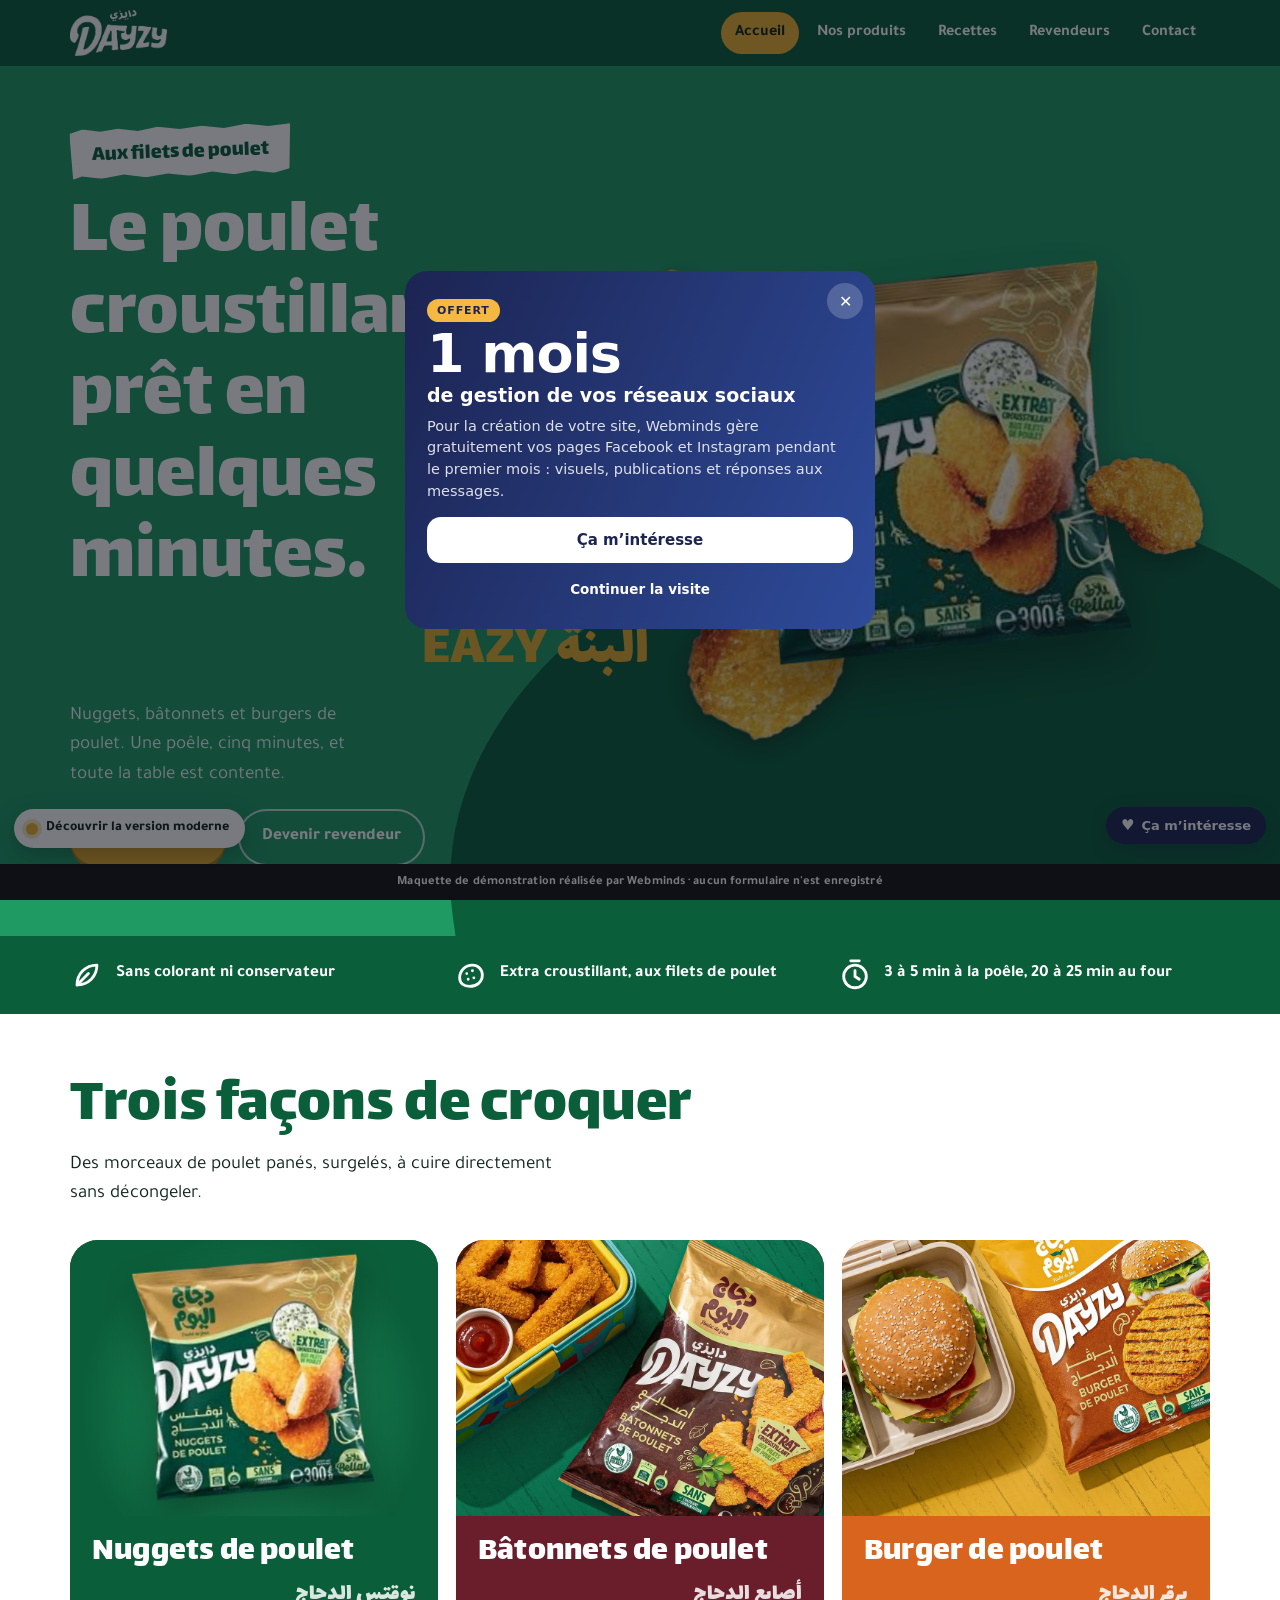
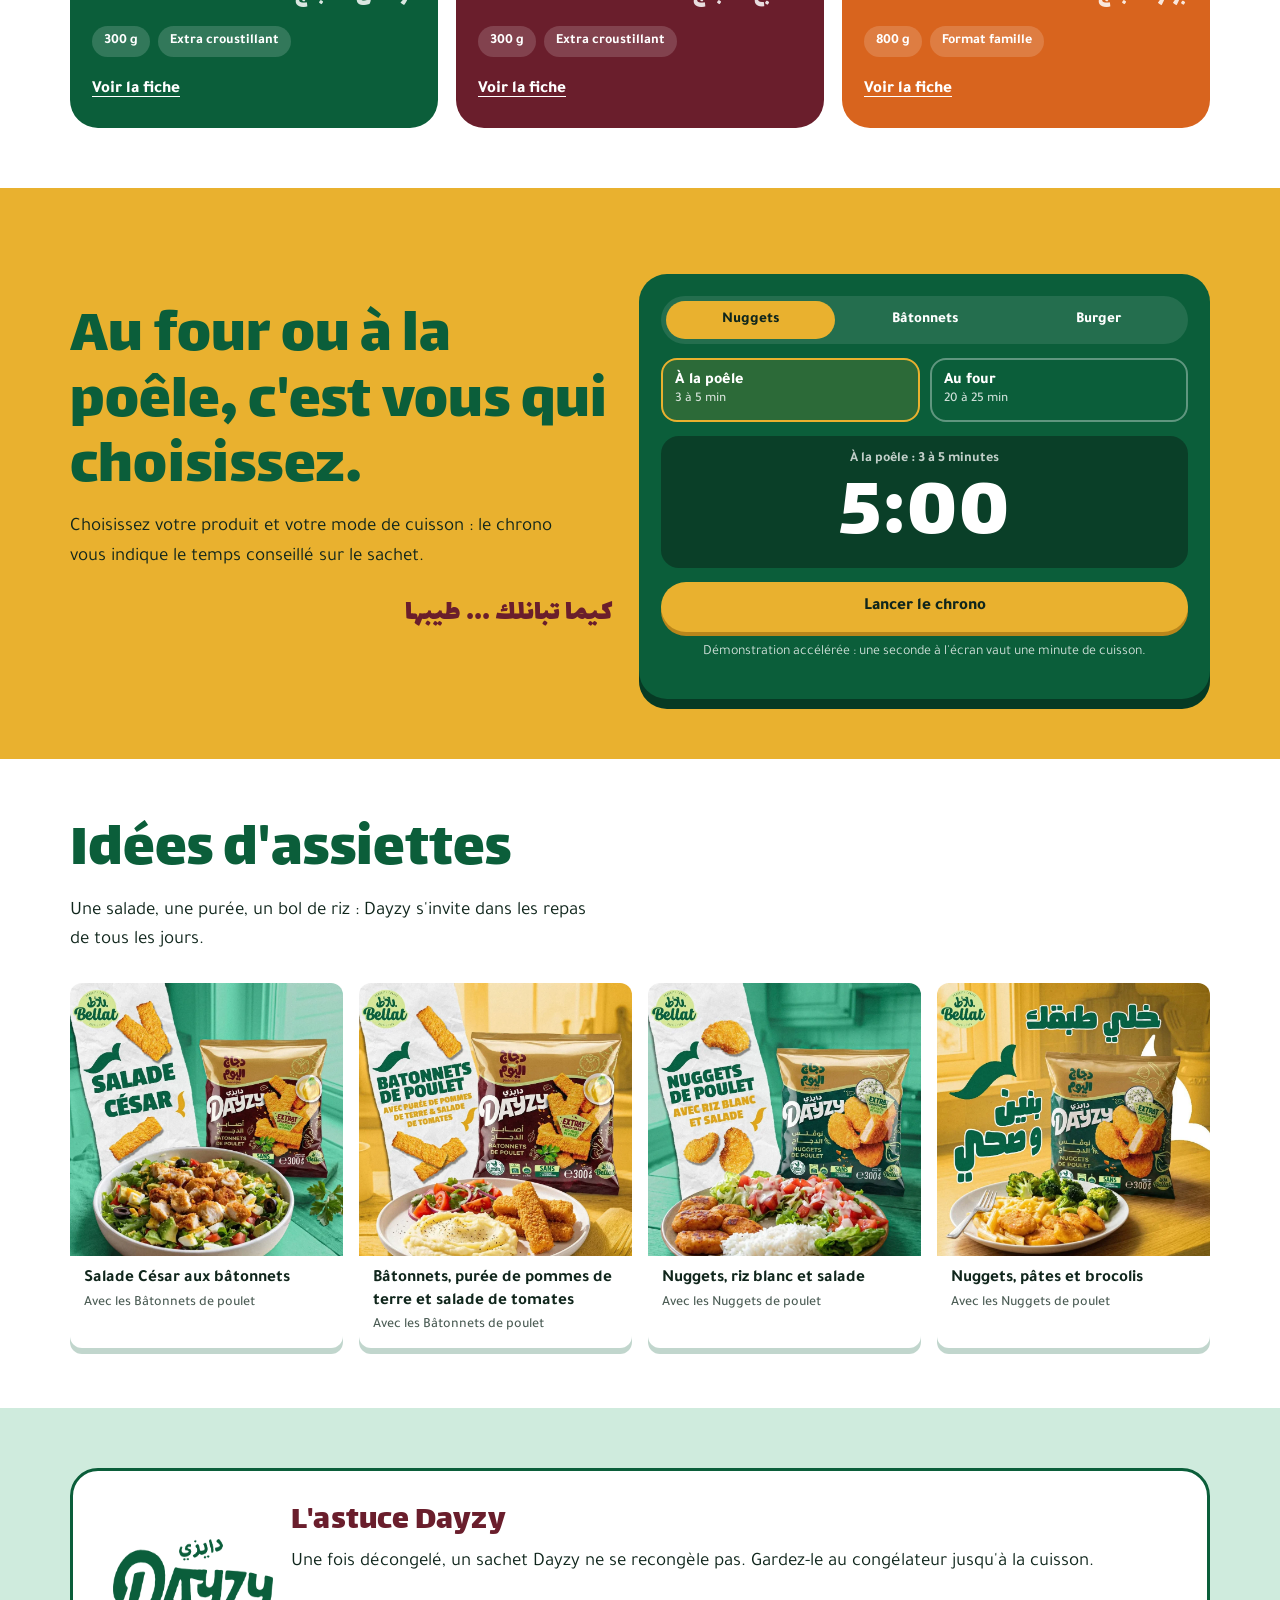
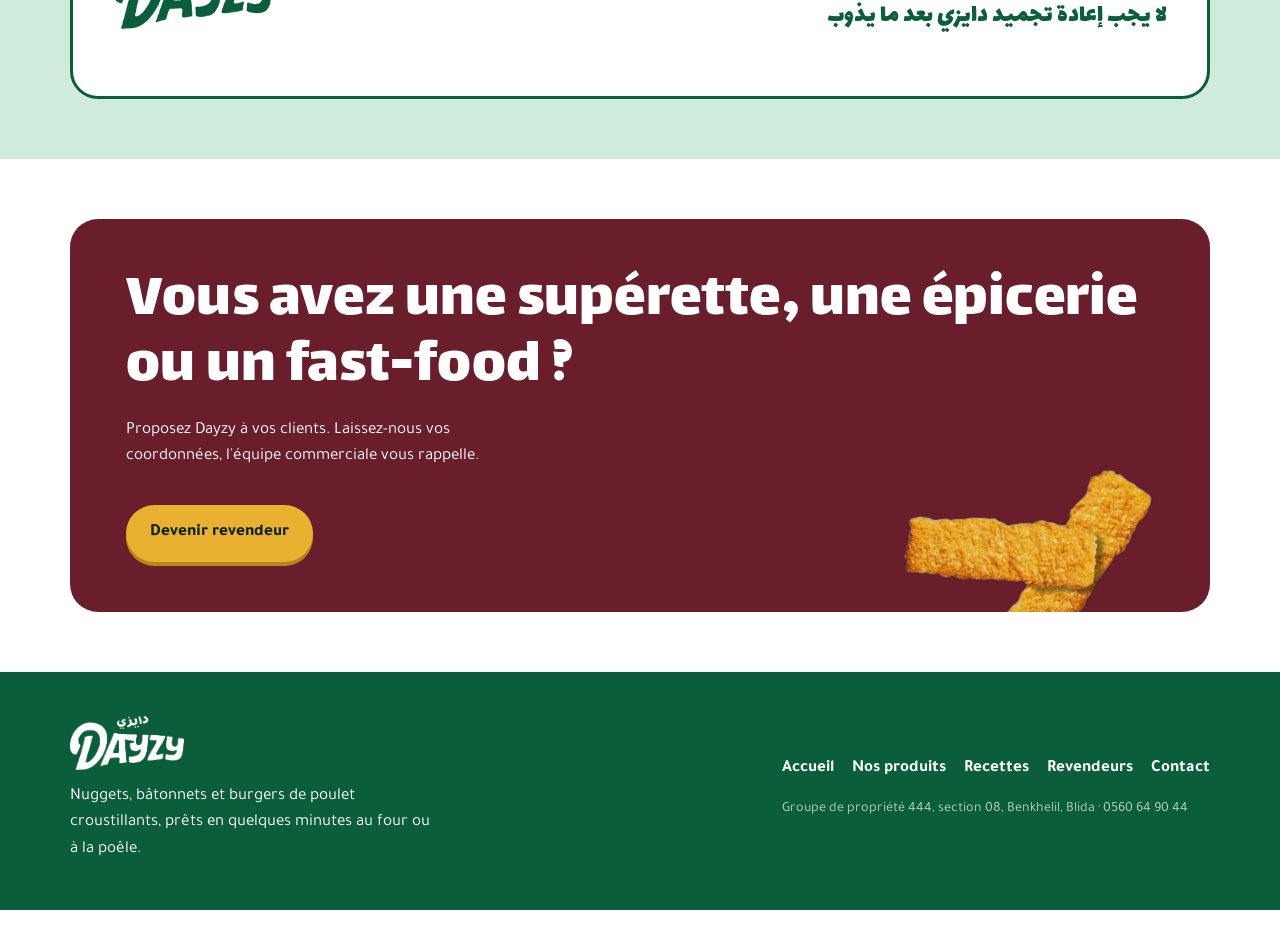
<file: index.html>
<!doctype html>
<html lang="fr">
<head>
<meta charset="utf-8">
<meta name="viewport" content="width=device-width, initial-scale=1, viewport-fit=cover">
<meta name="robots" content="noindex, nofollow">
<title>Dayzy · Poulet croustillant prêt en quelques minutes</title>
<meta name="description" content="Nuggets, bâtonnets et burgers de poulet Dayzy : croustillants, sans colorant ni conservateur, prêts en quelques minutes.">
<meta name="theme-color" content="#0B5E3A">
<link rel="preload" href="fonts/lalezar-latin-400-normal.woff2" as="font" type="font/woff2" crossorigin>
<link rel="stylesheet" href="css/dayzy.css">
</head>
<body>
<header class="dz-head">
  <div class="dz-wrap">
    <a class="dz-logo" href="index.html" aria-label="Dayzy, accueil"><img src="img/logo_white.webp" alt="Dayzy دايزي" width="200" height="113"></a>
    <nav class="dz-nav" aria-label="Navigation principale"><a href="index.html" aria-current="page">Accueil</a><a href="produits.html">Nos produits</a><a href="index.html#recettes">Recettes</a><a href="revendeurs.html">Revendeurs</a><a href="contact.html">Contact</a></nav>
    <button class="dz-burger" aria-label="Ouvrir le menu" aria-expanded="false"><span></span></button>
  </div>
  <nav class="dz-drawer" aria-label="Menu mobile"><a href="index.html">Accueil</a><a href="produits.html">Nos produits</a><a href="index.html#recettes">Recettes</a><a href="revendeurs.html">Revendeurs</a><a href="contact.html">Contact</a></nav>
</header>
<main>

<section class="dz-hero">
  <div class="dz-wrap">
    <div>
      <span class="dz-paper-tag">Aux filets de poulet</span>
      <h1 style="margin-top:18px">Le poulet croustillant, prêt en quelques minutes.</h1>
      <p class="dz-ar" lang="ar">البنة EAZY</p>
      <p>Nuggets, bâtonnets et burgers de poulet. Une poêle, cinq minutes, et toute la table est contente.</p>
      <div class="dz-hero-ctas">
        <a class="dz-btn" href="produits.html">Voir la gamme</a>
        <a class="dz-btn dz-btn--ghost" href="revendeurs.html">Devenir revendeur</a>
      </div>
    </div>
    <div class="dz-hero-visual" aria-hidden="true">
      <img class="dz-piece p1" src="img/stick-a.webp" alt="">
      <img class="dz-piece p3" src="img/nug-b.webp" alt="">
      <img class="dz-pack" src="img/pack_nuggets.webp" alt="">
      <img class="dz-piece p2" src="img/nug-a.webp" alt="">
    </div>
  </div>
</section>
<section class="dz-proofs" aria-label="Ce qui fait Dayzy">
<ul>
<li><svg viewBox="0 0 24 24" fill="none" stroke="currentColor" stroke-width="2" stroke-linecap="round" stroke-linejoin="round"><path d="M5 19c8 0 14-6 14-14-8 0-14 6-14 14z"/><path d="M5 19 13 11"/></svg>Sans colorant ni conservateur</li>
<li><svg viewBox="0 0 24 24" fill="none" stroke="currentColor" stroke-width="2" stroke-linecap="round"><path d="M4 14c0-5 4-9 9-9 4 0 7 3 7 7 0 5-4 8-9 8-4 0-7-2-7-6z"/><path d="M9 11h.01M13 9h.01M14 14h.01M10 15h.01"/></svg>Extra croustillant, aux filets de poulet</li>
<li><svg viewBox="0 0 24 24" fill="none" stroke="currentColor" stroke-width="2" stroke-linecap="round"><circle cx="12" cy="13" r="8"/><path d="M12 9v4l3 2M9 2h6"/></svg>3 à 5 min à la poêle, 20 à 25 min au four</li>
</ul></section>
<section class="dz-sec" id="gamme">
  <div class="dz-wrap">
    <h2>Trois façons de croquer</h2>
    <p class="dz-lead">Des morceaux de poulet panés, surgelés, à cuire directement sans décongeler.</p>
    <div class="dz-range">
      <a class="dz-prod dz-prod--nug" href="produits.html#nuggets">
        <div class="dz-prod-media"><img src="img/pack_nuggets.webp" alt="Sachet Dayzy Nuggets de poulet 300 g" loading="lazy"></div>
        <div class="dz-prod-body"><h3>Nuggets de poulet</h3><span class="dz-ar" lang="ar">نوقتس الدجاج</span>
          <div class="dz-prod-meta"><span class="dz-chip">300 g</span><span class="dz-chip">Extra croustillant</span></div>
          <span class="dz-prod-link">Voir la fiche</span></div>
      </a>
      <a class="dz-prod dz-prod--bat" href="produits.html#batonnets">
        <div class="dz-prod-media"><img src="img/lunchbox-batonnets.webp" alt="Bâtonnets de poulet Dayzy dans une boîte à goûter" loading="lazy"></div>
        <div class="dz-prod-body"><h3>Bâtonnets de poulet</h3><span class="dz-ar" lang="ar">أصابع الدجاج</span>
          <div class="dz-prod-meta"><span class="dz-chip">300 g</span><span class="dz-chip">Extra croustillant</span></div>
          <span class="dz-prod-link">Voir la fiche</span></div>
      </a>
      <a class="dz-prod dz-prod--bur" href="produits.html#burger">
        <div class="dz-prod-media"><img src="img/lunchbox-burger.webp" alt="Burger de poulet Dayzy à côté de son sachet" loading="lazy"></div>
        <div class="dz-prod-body"><h3>Burger de poulet</h3><span class="dz-ar" lang="ar">برقر الدجاج</span>
          <div class="dz-prod-meta"><span class="dz-chip">800 g</span><span class="dz-chip">Format famille</span></div>
          <span class="dz-prod-link">Voir la fiche</span></div>
      </a>
    </div>
  </div>
</section>
<section class="dz-sec dz-sec--mustard" id="cuisson">
  <div class="dz-wrap dz-cook">
    <div>
      <h2>Au four ou à la poêle, c'est vous qui choisissez.</h2>
      <p class="dz-lead">Choisissez votre produit et votre mode de cuisson : le chrono vous indique le temps conseillé sur le sachet.</p>
      <p class="dz-ar" lang="ar" style="font-size:30px;color:var(--dz-wine);margin-top:10px">كيما تبانلك ... طيبها</p>
    </div>
    <div class="dz-timer" data-timer>
  <div class="dz-tabs" role="group" aria-label="Produit">
    <button data-prod="nuggets" aria-pressed="true">Nuggets</button>
    <button data-prod="batonnets" aria-pressed="false">Bâtonnets</button>
    <button data-prod="burger" aria-pressed="false">Burger</button>
  </div>
  <div class="dz-modes" role="group" aria-label="Mode de cuisson">
    <button data-mode="poele" aria-pressed="true">À la poêle<small>3 à 5 min</small></button>
    <button data-mode="four" aria-pressed="false">Au four<small>20 à 25 min</small></button>
  </div>
  <div class="dz-clock" aria-live="polite"><small>À la poêle : 3 à 5 minutes</small><span class="dz-clock-n">5:00</span></div>
  <button class="dz-btn" data-go>Lancer le chrono</button>
  <p class="dz-cook-note">Démonstration accélérée : une seconde à l'écran vaut une minute de cuisson.</p>
</div>
  </div>
</section>
<section class="dz-sec" id="recettes">
  <div class="dz-wrap">
    <h2>Idées d'assiettes</h2>
    <p class="dz-lead">Une salade, une purée, un bol de riz : Dayzy s'invite dans les repas de tous les jours.</p>
    <div class="dz-recipes"><figure class="dz-recipe"><img src="img/recette-salade-cesar.webp" alt="Salade César aux bâtonnets" loading="lazy" width="500" height="480"><figcaption>Salade César aux bâtonnets<span>Avec les Bâtonnets de poulet</span></figcaption></figure><figure class="dz-recipe"><img src="img/recette-batonnets-puree.webp" alt="Bâtonnets, purée de pommes de terre et salade de tomates" loading="lazy" width="500" height="480"><figcaption>Bâtonnets, purée de pommes de terre et salade de tomates<span>Avec les Bâtonnets de poulet</span></figcaption></figure><figure class="dz-recipe"><img src="img/recette-nuggets-riz.webp" alt="Nuggets, riz blanc et salade" loading="lazy" width="500" height="480"><figcaption>Nuggets, riz blanc et salade<span>Avec les Nuggets de poulet</span></figcaption></figure><figure class="dz-recipe"><img src="img/recette-nuggets-pates.webp" alt="Nuggets, pâtes et brocolis" loading="lazy" width="500" height="480"><figcaption>Nuggets, pâtes et brocolis<span>Avec les Nuggets de poulet</span></figcaption></figure></div>
  </div>
</section>
<section class="dz-sec dz-sec--soft">
  <div class="dz-wrap">
    <div class="dz-tip">
      <img src="img/logo_green.webp" alt="" width="160" height="90" style="width:160px">
      <div>
        <h3>L'astuce Dayzy</h3>
        <p style="font-size:19px;margin-top:8px">Une fois décongelé, un sachet Dayzy ne se recongèle pas. Gardez-le au congélateur jusqu'à la cuisson.</p>
        <p class="dz-ar" lang="ar">لا يجب إعادة تجميد دايزي بعد ما يذوب</p>
      </div>
    </div>
  </div>
</section>
<section class="dz-sec">
  <div class="dz-wrap">
    <div class="dz-band">
      <h2>Vous avez une supérette, une épicerie ou un fast-food ?</h2>
      <p>Proposez Dayzy à vos clients. Laissez-nous vos coordonnées, l'équipe commerciale vous rappelle.</p>
      <div><a class="dz-btn" href="revendeurs.html">Devenir revendeur</a></div>
      <img src="img/sticks-b.webp" alt="">
    </div>
  </div>
</section>

</main>
<footer class="dz-foot">
  <div class="dz-wrap">
    <div>
      <img src="img/logo_white.webp" alt="Dayzy" width="200" height="113">
      <p style="margin-top:14px;max-width:40ch">Nuggets, bâtonnets et burgers de poulet croustillants, prêts en quelques minutes au four ou à la poêle.</p>
    </div>
    <div>
      <nav aria-label="Pied de page"><a href="index.html">Accueil</a><a href="produits.html">Nos produits</a><a href="index.html#recettes">Recettes</a><a href="revendeurs.html">Revendeurs</a><a href="contact.html">Contact</a></nav>
      <p style="margin-top:14px"><small>Groupe de propriété 444, section 08, Benkhelil, Blida · 0560 64 90 44</small></p>
    </div>
  </div>
</footer>
<a class="wm-switch" href="moderne/index.html"><i></i>Découvrir la version moderne</a>
<div class="wm-demo" role="note">Maquette de démonstration réalisée par Webminds · aucun formulaire n'est enregistré</div>
<script src="js/dayzy.js"></script><script data-wml>(function(){if(window.__wmL)return;window.__wmL=1;
var C={"p": "Dayzy", "mail": null, "wa": "213797372452", "v": [["/", "Version corporate", "Claire et rassurante"], ["/moderne/", "Version moderne", "Immersive et animée"]]};
function ready(f){document.readyState==='loading'?document.addEventListener('DOMContentLoaded',f):f()}
ready(function(){
var css='.wmL-b{position:fixed;right:14px;bottom:calc(56px + env(safe-area-inset-bottom));z-index:2147483000;border:0;border-radius:999px;background:#1C2452;color:#fff;font:700 13px/1 system-ui,-apple-system,Segoe UI,Roboto,sans-serif;padding:11px 15px;box-shadow:0 6px 22px rgba(20,30,60,.35);cursor:pointer;display:flex;align-items:center;gap:7px}'
+'@media(max-width:520px){.wmL-b{bottom:calc(112px + env(safe-area-inset-bottom));font-size:12.5px;padding:10px 13px}}'
+'.wmL-m{position:fixed;inset:0;z-index:2147483001;background:rgba(10,14,25,.55);display:none;align-items:flex-end;justify-content:center;font-family:system-ui,-apple-system,Segoe UI,Roboto,sans-serif}.wmL-m.on{display:flex}@media(min-width:700px){.wmL-m{align-items:center;padding:20px}}'
+'.wmL-x{box-sizing:border-box;position:relative;background:#fff;color:#1C2452;width:100%;max-width:470px;max-height:92vh;overflow:auto;border-radius:22px 22px 0 0;padding:24px 22px calc(22px + env(safe-area-inset-bottom));text-align:left}@media(min-width:700px){.wmL-x{border-radius:22px}}'
+'.wmL-x *{box-sizing:border-box}.wmL-c{position:absolute;top:12px;right:12px;width:36px;height:36px;border:0;border-radius:50%;background:#F0F2F1;font-size:16px;cursor:pointer;color:#1C2452}'
+'.wmL-x h3{font:800 26px/1.1 system-ui,-apple-system,sans-serif;margin:4px 40px 10px 0;color:inherit}.wmL-x p{margin:0 0 14px;line-height:1.5;font-size:14.5px;opacity:.85}'
+'.wmL-o{background:linear-gradient(115deg,#1C2452,#2E4B9A);color:#fff}.wmL-o .wmL-c{background:rgba(255,255,255,.2);color:#fff}.wmL-big{font:900 54px/.95 system-ui,-apple-system,sans-serif;letter-spacing:-.02em;margin:6px 0 2px}.wmL-big small{display:block;font-size:19px;font-weight:700;letter-spacing:0;margin-top:6px}'
+'.wmL-tag{display:inline-block;background:#F5B841;color:#1C2452;font:800 11px system-ui,sans-serif;letter-spacing:.08em;border-radius:999px;padding:5px 10px}'
+'.wmL-btn{display:flex;align-items:center;justify-content:center;width:100%;border:0;border-radius:14px;padding:14px;font:800 15px system-ui,-apple-system,sans-serif;cursor:pointer;margin-top:8px}.wmL-w{background:#fff;color:#1C2452}.wmL-g{background:#1FAF55;color:#fff}.wmL-n{background:#1C2452;color:#fff}.wmL-l{background:transparent;color:inherit;font-weight:600;font-size:13.5px;padding:10px}'
+'.wmL-s{font:700 11.5px system-ui,sans-serif;text-transform:uppercase;letter-spacing:.06em;opacity:.6;margin:12px 0 8px}.wmL-ch{display:grid;gap:8px}.wmL-ch label{display:flex;align-items:center;gap:10px;border:1.5px solid #E2E6E3;border-radius:12px;padding:11px 12px;cursor:pointer;font-size:14px;font-weight:600}.wmL-ch label small{display:block;font-weight:500;opacity:.65;font-size:12px}.wmL-ch input{width:18px;height:18px;flex:none;accent-color:#1FAF55}'
+'.wmL-f{display:grid;gap:8px;margin:12px 0 6px}.wmL-f input{border:1.5px solid #E2E6E3;border-radius:12px;padding:12px;font:500 16px system-ui,sans-serif;color:#1C2452;background:#fff;-webkit-user-select:text!important;user-select:text!important;width:100%}'
+'.wmL-ok{text-align:center}.wmL-ok i{display:grid;place-items:center;width:64px;height:64px;margin:6px auto 12px;border-radius:50%;background:#E8F7EE;color:#1FAF55;font-style:normal;font-size:30px}';
var st=document.createElement('style');st.textContent=css;document.head.appendChild(st);
function ss(k,v){try{if(v===undefined)return sessionStorage.getItem(k);sessionStorage.setItem(k,v)}catch(e){}}
var p=location.pathname,cur=0;C.v.forEach(function(v,i){if(v[0]!=='/'&&p.indexOf(v[0])===0)cur=i});
var off=document.createElement('div');off.className='wmL-m';off.innerHTML='<div class="wmL-x wmL-o" role="dialog" aria-modal="true"><button class="wmL-c" type="button" aria-label="Fermer">✕</button><span class="wmL-tag">OFFERT</span><div class="wmL-big">1 mois<small>de gestion de vos réseaux sociaux</small></div><p style="margin-top:12px">Pour la création de votre site, Webminds gère gratuitement vos pages Facebook et Instagram pendant le premier mois : visuels, publications et réponses aux messages.</p><button class="wmL-btn wmL-w" type="button" data-i>Ça m’intéresse</button><button class="wmL-btn wmL-l" type="button" data-c>Continuer la visite</button></div>';
var ch='';C.v.forEach(function(v,i){ch+='<label><input type="radio" name="wmLv" value="'+v[1]+'"'+(i===cur?' checked':'')+'><span>'+v[1]+(v[2]?'<small>'+v[2]+'</small>':'')+'</span></label>'});
var it=document.createElement('div');it.className='wmL-m';it.innerHTML='<div class="wmL-x" role="dialog" aria-modal="true"><button class="wmL-c" type="button" aria-label="Fermer">✕</button><div data-s1><h3>Cette maquette vous plaît ?</h3><p>Choisissez la version qui vous intéresse : Webminds vous recontacte pour vous la présenter.</p>'+(C.v.length>1?'<div class="wmL-s">La version préférée</div><div class="wmL-ch">'+ch+'</div>':'')+'<div class="wmL-s">En plus</div><div class="wmL-ch"><label><input type="checkbox" value="Gestion des réseaux sociaux (1 mois offert)"><span>Réseaux sociaux<small>1 mois de gestion offert avec le site</small></span></label></div><div class="wmL-f"><input name="n" placeholder="Votre nom" autocomplete="name"><input name="t" type="tel" inputmode="tel" placeholder="Votre téléphone (facultatif)" autocomplete="tel"></div><button class="wmL-btn wmL-g" type="button" data-w>Envoyer sur WhatsApp</button>'+(C.mail?'<button class="wmL-btn wmL-l" type="button" data-e>Envoyer par e-mail</button>':'')+'</div><div class="wmL-ok" data-s2 hidden><i>✓</i><h3 style="margin:0 0 8px">Merci !</h3><p>Votre choix a bien été transmis à Webminds. Nous vous recontactons très vite.</p><button class="wmL-btn wmL-n" type="button" data-c>Continuer la visite</button></div></div>';
document.body.appendChild(off);document.body.appendChild(it);
var b=document.createElement('button');b.type='button';b.className='wmL-b';b.innerHTML='<b style="font-size:15px">♥</b>Ça m’intéresse';document.body.appendChild(b);
function op(m){off.classList.remove('on');it.classList.remove('on');m.classList.add('on')}
[off,it].forEach(function(m){m.addEventListener('click',function(e){if(e.target===m||e.target.closest('.wmL-c')||e.target.closest('[data-c]'))m.classList.remove('on')})});
b.onclick=function(){op(it)};off.querySelector('[data-i]').onclick=function(){op(it)};
function msg(){var v=(it.querySelector('input[name=wmLv]:checked')||{}).value||C.v[cur][1],x=[].map.call(it.querySelectorAll('input[type=checkbox]:checked'),function(c){return c.value}),n=it.querySelector('[name=n]').value.trim(),t=it.querySelector('[name=t]').value.trim();
 return{v:v,x:x,n:n,t:t,txt:'Bonjour Webminds, la maquette '+C.p+' m’intéresse.\nVersion préférée : '+v+(x.length?'\nEn plus : '+x.join(', '):'')+(n?'\nNom : '+n:'')+(t?'\nTéléphone : '+t:'')+'\nLien : '+location.origin+C.v[cur][0]}}
function mail(m){if(!C.mail)return;try{fetch('https://formsubmit.co/ajax/'+C.mail,{method:'POST',keepalive:true,headers:{'Content-Type':'application/json','Accept':'application/json'},body:JSON.stringify({_subject:'Maquette '+C.p+' : intéressé ('+m.v+')',Prospect:C.p,Version:m.v,Options:m.x.join(', ')||'-',Nom:m.n||'-',Telephone:m.t||'-',Lien:location.origin+C.v[cur][0],_template:'table',_captcha:'false'})}).catch(function(){})}catch(e){}}
function done(){it.querySelector('[data-s1]').hidden=true;it.querySelector('[data-s2]').hidden=false;ss('wmL-sent','1')}
it.querySelector('[data-w]').onclick=function(){var m=msg();mail(m);done();location.href='https://wa.me/'+C.wa+'?text='+encodeURIComponent(m.txt)};
var e=it.querySelector('[data-e]');if(e)e.onclick=function(){mail(msg());done()};
var sh=ss('wmL-off');addEventListener('scroll',function(){var r=(scrollY+innerHeight)/document.documentElement.scrollHeight;
 if(!sh&&scrollY>500&&r>.3){sh=1;ss('wmL-off','1');op(off)}
 if(!ss('wmL-it')&&!ss('wmL-sent')&&sh&&r>.92&&!off.classList.contains('on')){ss('wmL-it','1');op(it)}},{passive:true});
});})();
</script></body>
</html>
</file>
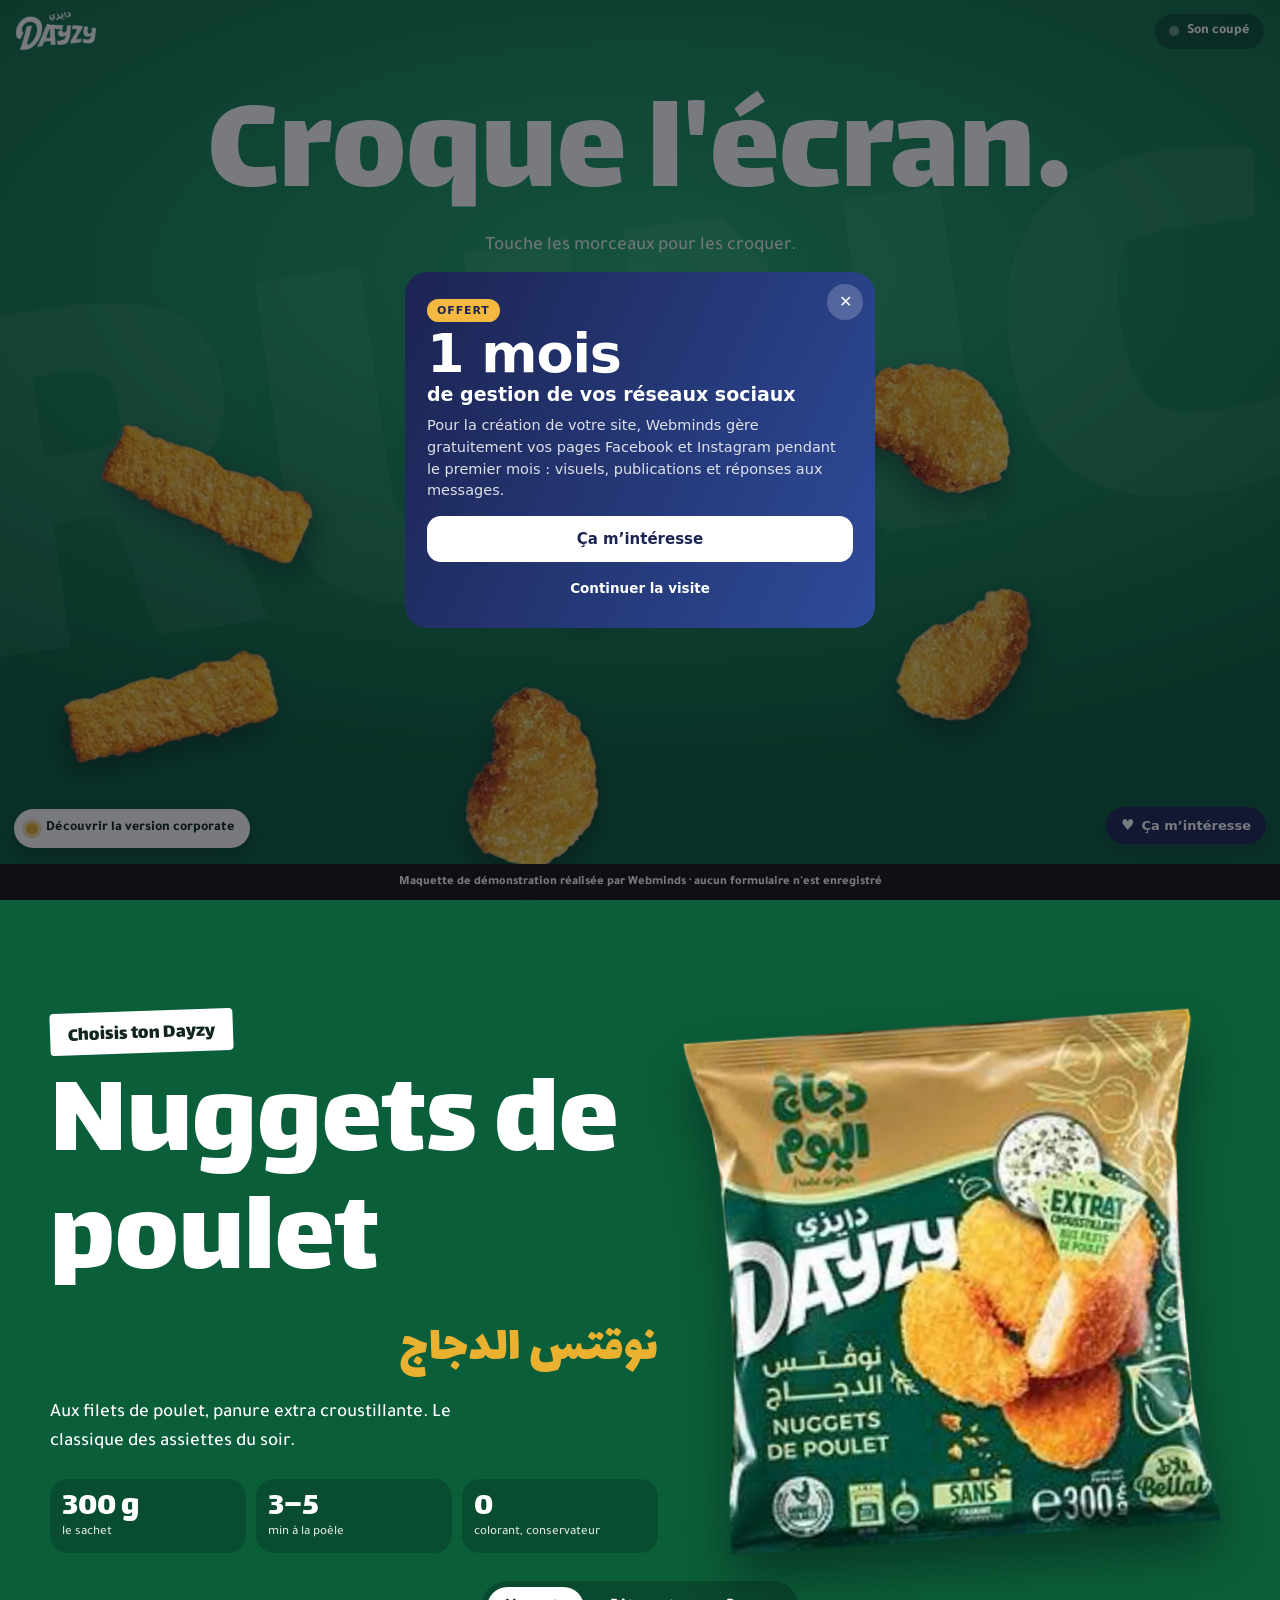
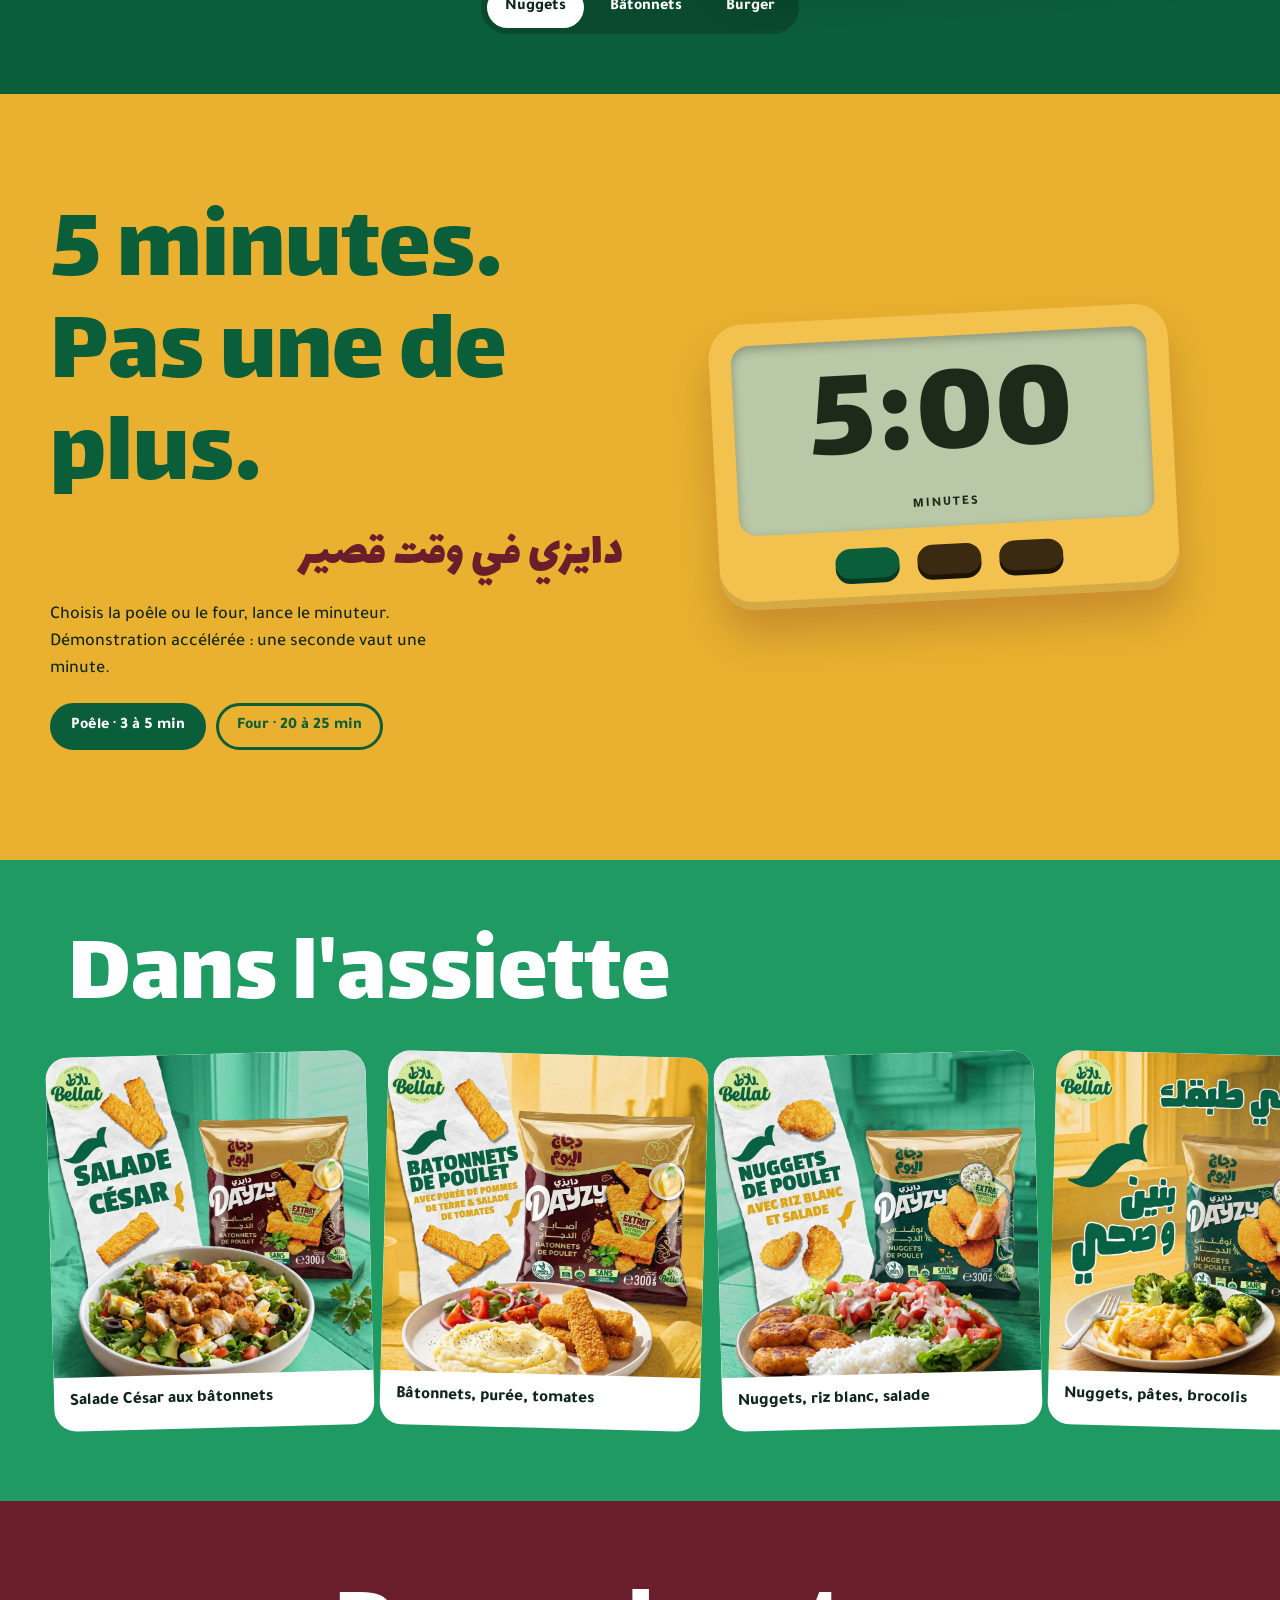
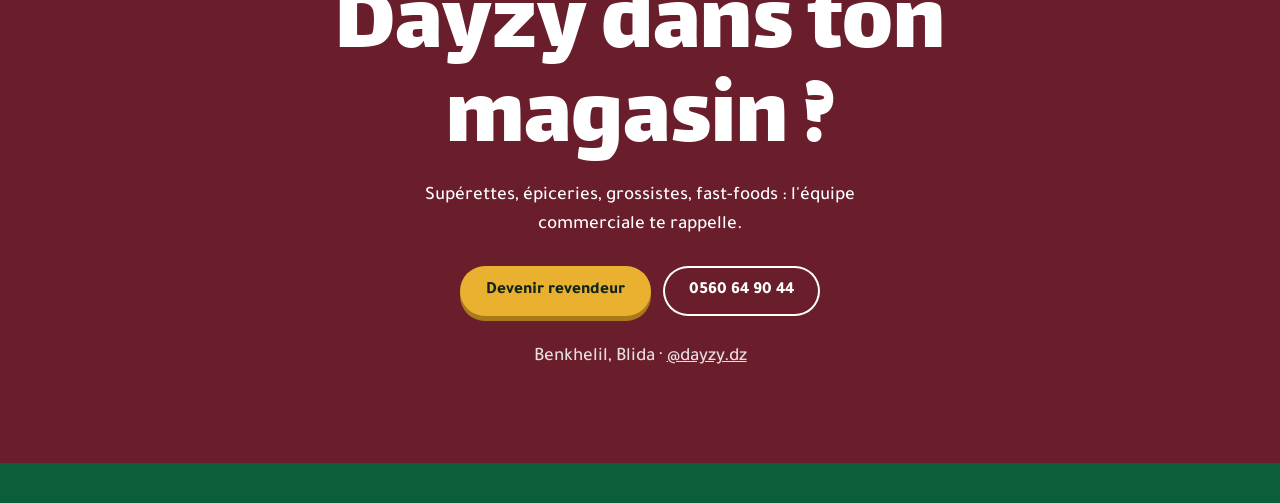
<file: moderne/index.html>
<!doctype html>
<html lang="fr">
<head>
<meta charset="utf-8">
<meta name="viewport" content="width=device-width, initial-scale=1, viewport-fit=cover">
<meta name="robots" content="noindex, nofollow">
<title>Dayzy · Croque l'écran</title>
<meta name="description" content="Dayzy, le poulet croustillant prêt en quelques minutes. Version immersive.">
<meta name="theme-color" content="#0B5E3A">
<link rel="preload" href="../fonts/lalezar-latin-400-normal.woff2" as="font" type="font/woff2" crossorigin>
<link rel="stylesheet" href="moderne.css">
</head>
<body>
<header class="mx-top">
  <a href="../index.html" aria-label="Dayzy, accueil"><img src="../img/logo_white.webp" alt="Dayzy دايزي" width="200" height="113"></a>
  <button class="mx-sound" aria-pressed="false" data-sound><span class="mx-sound-dot"></span><span data-sound-label>Son coupé</span></button>
</header>

<main>
  <!-- 1. Croque l'écran -->
  <section class="mx-crunch" id="croque" data-theme="green">
    <p class="mx-giant" aria-hidden="true">CRUNCH</p>
    <div class="mx-crunch-text">
      <h1>Croque l'écran.</h1>
      <p>Touche les morceaux pour les croquer.</p>
      <p class="mx-count" aria-live="polite"><b data-count>0</b> / <span data-total>6</span> croqués</p>
    </div>
    <div class="mx-field" data-field>
      <canvas class="mx-bit" data-src="../img/stick-a.webp" data-x="8" data-y="14" data-w="26" data-r="-28" aria-label="Bâtonnet à croquer" role="button" tabindex="0"></canvas>
      <canvas class="mx-bit" data-src="../img/nug-a.webp" data-x="66" data-y="8" data-w="26" data-r="14" aria-label="Nugget à croquer" role="button" tabindex="0"></canvas>
      <canvas class="mx-bit" data-src="../img/nug-c.webp" data-x="70" data-y="52" data-w="22" data-r="-8" aria-label="Nugget à croquer" role="button" tabindex="0"></canvas>
      <canvas class="mx-bit" data-src="../img/stick-c.webp" data-x="4" data-y="58" data-w="30" data-r="22" aria-label="Bâtonnet à croquer" role="button" tabindex="0"></canvas>
      <canvas class="mx-bit" data-src="../img/nug-b.webp" data-x="36" data-y="70" data-w="20" data-r="6" aria-label="Nugget à croquer" role="button" tabindex="0"></canvas>
      <canvas class="mx-bit" data-src="../img/sticks-b.webp" data-x="38" data-y="30" data-w="30" data-r="-6" aria-label="Bâtonnets à croquer" role="button" tabindex="0"></canvas>
    </div>
    <div class="mx-reveal" data-reveal hidden>
      <img src="../img/pack_nuggets.webp" alt="Sachet Dayzy Nuggets de poulet 300 g" width="556" height="564">
      <p class="mx-ar" lang="ar">البنة EAZY</p>
      <p>Tout croqué. Il en reste dans le sachet.</p>
      <a class="mx-btn" href="#gamme">Voir la gamme</a>
    </div>
    <a class="mx-skip" href="#gamme">Passer</a>
  </section>

  <!-- 2. Choisis ton Dayzy -->
  <section class="mx-range" id="gamme" data-prod="nug">
    <div class="mx-range-in">
      <div class="mx-range-copy">
        <span class="mx-tag">Choisis ton Dayzy</span>
        <h2 data-p-name>Nuggets de poulet</h2>
        <p class="mx-ar" lang="ar" data-p-ar>نوقتس الدجاج</p>
        <p data-p-txt>Aux filets de poulet, panure extra croustillante. Le classique des assiettes du soir.</p>
        <ul class="mx-facts">
          <li><b data-p-w>300 g</b><span>le sachet</span></li>
          <li><b>3–5</b><span>min à la poêle</span></li>
          <li><b>0</b><span>colorant, conservateur</span></li>
        </ul>
      </div>
      <div class="mx-range-media"><img data-p-img src="../img/pack_nuggets.webp" alt="Sachet Dayzy Nuggets de poulet" width="556" height="564"></div>
    </div>
    <div class="mx-switch" role="tablist" aria-label="Produits">
      <button role="tab" aria-selected="true" data-k="nug">Nuggets</button>
      <button role="tab" aria-selected="false" data-k="bat">Bâtonnets</button>
      <button role="tab" aria-selected="false" data-k="bur">Burger</button>
    </div>
  </section>

  <!-- 3. Chrono -->
  <section class="mx-timer" id="chrono">
    <div class="mx-timer-in">
      <div>
        <h2>5 minutes.<br>Pas une de plus.</h2>
        <p class="mx-ar" lang="ar">دايزي في وقت قصير</p>
        <p>Choisis la poêle ou le four, lance le minuteur. Démonstration accélérée : une seconde vaut une minute.</p>
        <div class="mx-modes" role="group" aria-label="Mode de cuisson">
          <button aria-pressed="true" data-m="poele">Poêle · 3 à 5 min</button>
          <button aria-pressed="false" data-m="four">Four · 20 à 25 min</button>
        </div>
      </div>
      <div class="mx-device">
        <div class="mx-screen"><span data-clock>5:00</span><small>minutes</small></div>
        <div class="mx-keys"><button data-start aria-label="Lancer le minuteur"></button><button data-reset aria-label="Remettre à zéro"></button><button data-plus aria-label="Ajouter une minute"></button></div>
        <p class="mx-ready" data-ready aria-live="polite">Ready</p>
      </div>
    </div>
  </section>

  <!-- 4. Assiettes -->
  <section class="mx-plates" id="assiettes">
    <h2>Dans l'assiette</h2>
    <div class="mx-rail" tabindex="0" aria-label="Idées d'assiettes, faire défiler">
      <figure><img src="../img/recette-salade-cesar.webp" alt="Salade César aux bâtonnets Dayzy" loading="lazy" width="500" height="480"><figcaption>Salade César aux bâtonnets</figcaption></figure>
      <figure><img src="../img/recette-batonnets-puree.webp" alt="Bâtonnets Dayzy, purée et salade de tomates" loading="lazy" width="500" height="480"><figcaption>Bâtonnets, purée, tomates</figcaption></figure>
      <figure><img src="../img/recette-nuggets-riz.webp" alt="Nuggets Dayzy, riz blanc et salade" loading="lazy" width="500" height="480"><figcaption>Nuggets, riz blanc, salade</figcaption></figure>
      <figure><img src="../img/recette-nuggets-pates.webp" alt="Nuggets Dayzy, pâtes et brocolis" loading="lazy" width="500" height="480"><figcaption>Nuggets, pâtes, brocolis</figcaption></figure>
      <figure><img src="../img/match-batonnets.webp" alt="Bâtonnets Dayzy et frites devant un match" loading="lazy" width="500" height="580"><figcaption>Bâtonnets devant le match</figcaption></figure>
    </div>
  </section>

  <!-- 5. Revendeurs / contact -->
  <section class="mx-end">
    <h2>Dayzy dans ton magasin ?</h2>
    <p>Supérettes, épiceries, grossistes, fast-foods : l'équipe commerciale te rappelle.</p>
    <div class="mx-end-ctas">
      <a class="mx-btn" href="../revendeurs.html">Devenir revendeur</a>
      <a class="mx-btn mx-btn--line" href="tel:+213560649044">0560 64 90 44</a>
    </div>
    <p class="mx-addr">Benkhelil, Blida · <a href="https://www.instagram.com/dayzy.dz/" target="_blank" rel="noopener">@dayzy.dz</a></p>
  </section>
</main>

<a class="wm-switch" href="../index.html"><i></i>Découvrir la version corporate</a>
<div class="wm-demo" role="note">Maquette de démonstration réalisée par Webminds · aucun formulaire n'est enregistré</div>
<script src="moderne.js"></script><script data-wml>(function(){if(window.__wmL)return;window.__wmL=1;
var C={"p": "Dayzy", "mail": null, "wa": "213797372452", "v": [["/", "Version corporate", "Claire et rassurante"], ["/moderne/", "Version moderne", "Immersive et animée"]]};
function ready(f){document.readyState==='loading'?document.addEventListener('DOMContentLoaded',f):f()}
ready(function(){
var css='.wmL-b{position:fixed;right:14px;bottom:calc(56px + env(safe-area-inset-bottom));z-index:2147483000;border:0;border-radius:999px;background:#1C2452;color:#fff;font:700 13px/1 system-ui,-apple-system,Segoe UI,Roboto,sans-serif;padding:11px 15px;box-shadow:0 6px 22px rgba(20,30,60,.35);cursor:pointer;display:flex;align-items:center;gap:7px}'
+'@media(max-width:520px){.wmL-b{bottom:calc(112px + env(safe-area-inset-bottom));font-size:12.5px;padding:10px 13px}}'
+'.wmL-m{position:fixed;inset:0;z-index:2147483001;background:rgba(10,14,25,.55);display:none;align-items:flex-end;justify-content:center;font-family:system-ui,-apple-system,Segoe UI,Roboto,sans-serif}.wmL-m.on{display:flex}@media(min-width:700px){.wmL-m{align-items:center;padding:20px}}'
+'.wmL-x{box-sizing:border-box;position:relative;background:#fff;color:#1C2452;width:100%;max-width:470px;max-height:92vh;overflow:auto;border-radius:22px 22px 0 0;padding:24px 22px calc(22px + env(safe-area-inset-bottom));text-align:left}@media(min-width:700px){.wmL-x{border-radius:22px}}'
+'.wmL-x *{box-sizing:border-box}.wmL-c{position:absolute;top:12px;right:12px;width:36px;height:36px;border:0;border-radius:50%;background:#F0F2F1;font-size:16px;cursor:pointer;color:#1C2452}'
+'.wmL-x h3{font:800 26px/1.1 system-ui,-apple-system,sans-serif;margin:4px 40px 10px 0;color:inherit}.wmL-x p{margin:0 0 14px;line-height:1.5;font-size:14.5px;opacity:.85}'
+'.wmL-o{background:linear-gradient(115deg,#1C2452,#2E4B9A);color:#fff}.wmL-o .wmL-c{background:rgba(255,255,255,.2);color:#fff}.wmL-big{font:900 54px/.95 system-ui,-apple-system,sans-serif;letter-spacing:-.02em;margin:6px 0 2px}.wmL-big small{display:block;font-size:19px;font-weight:700;letter-spacing:0;margin-top:6px}'
+'.wmL-tag{display:inline-block;background:#F5B841;color:#1C2452;font:800 11px system-ui,sans-serif;letter-spacing:.08em;border-radius:999px;padding:5px 10px}'
+'.wmL-btn{display:flex;align-items:center;justify-content:center;width:100%;border:0;border-radius:14px;padding:14px;font:800 15px system-ui,-apple-system,sans-serif;cursor:pointer;margin-top:8px}.wmL-w{background:#fff;color:#1C2452}.wmL-g{background:#1FAF55;color:#fff}.wmL-n{background:#1C2452;color:#fff}.wmL-l{background:transparent;color:inherit;font-weight:600;font-size:13.5px;padding:10px}'
+'.wmL-s{font:700 11.5px system-ui,sans-serif;text-transform:uppercase;letter-spacing:.06em;opacity:.6;margin:12px 0 8px}.wmL-ch{display:grid;gap:8px}.wmL-ch label{display:flex;align-items:center;gap:10px;border:1.5px solid #E2E6E3;border-radius:12px;padding:11px 12px;cursor:pointer;font-size:14px;font-weight:600}.wmL-ch label small{display:block;font-weight:500;opacity:.65;font-size:12px}.wmL-ch input{width:18px;height:18px;flex:none;accent-color:#1FAF55}'
+'.wmL-f{display:grid;gap:8px;margin:12px 0 6px}.wmL-f input{border:1.5px solid #E2E6E3;border-radius:12px;padding:12px;font:500 16px system-ui,sans-serif;color:#1C2452;background:#fff;-webkit-user-select:text!important;user-select:text!important;width:100%}'
+'.wmL-ok{text-align:center}.wmL-ok i{display:grid;place-items:center;width:64px;height:64px;margin:6px auto 12px;border-radius:50%;background:#E8F7EE;color:#1FAF55;font-style:normal;font-size:30px}';
var st=document.createElement('style');st.textContent=css;document.head.appendChild(st);
function ss(k,v){try{if(v===undefined)return sessionStorage.getItem(k);sessionStorage.setItem(k,v)}catch(e){}}
var p=location.pathname,cur=0;C.v.forEach(function(v,i){if(v[0]!=='/'&&p.indexOf(v[0])===0)cur=i});
var off=document.createElement('div');off.className='wmL-m';off.innerHTML='<div class="wmL-x wmL-o" role="dialog" aria-modal="true"><button class="wmL-c" type="button" aria-label="Fermer">✕</button><span class="wmL-tag">OFFERT</span><div class="wmL-big">1 mois<small>de gestion de vos réseaux sociaux</small></div><p style="margin-top:12px">Pour la création de votre site, Webminds gère gratuitement vos pages Facebook et Instagram pendant le premier mois : visuels, publications et réponses aux messages.</p><button class="wmL-btn wmL-w" type="button" data-i>Ça m’intéresse</button><button class="wmL-btn wmL-l" type="button" data-c>Continuer la visite</button></div>';
var ch='';C.v.forEach(function(v,i){ch+='<label><input type="radio" name="wmLv" value="'+v[1]+'"'+(i===cur?' checked':'')+'><span>'+v[1]+(v[2]?'<small>'+v[2]+'</small>':'')+'</span></label>'});
var it=document.createElement('div');it.className='wmL-m';it.innerHTML='<div class="wmL-x" role="dialog" aria-modal="true"><button class="wmL-c" type="button" aria-label="Fermer">✕</button><div data-s1><h3>Cette maquette vous plaît ?</h3><p>Choisissez la version qui vous intéresse : Webminds vous recontacte pour vous la présenter.</p>'+(C.v.length>1?'<div class="wmL-s">La version préférée</div><div class="wmL-ch">'+ch+'</div>':'')+'<div class="wmL-s">En plus</div><div class="wmL-ch"><label><input type="checkbox" value="Gestion des réseaux sociaux (1 mois offert)"><span>Réseaux sociaux<small>1 mois de gestion offert avec le site</small></span></label></div><div class="wmL-f"><input name="n" placeholder="Votre nom" autocomplete="name"><input name="t" type="tel" inputmode="tel" placeholder="Votre téléphone (facultatif)" autocomplete="tel"></div><button class="wmL-btn wmL-g" type="button" data-w>Envoyer sur WhatsApp</button>'+(C.mail?'<button class="wmL-btn wmL-l" type="button" data-e>Envoyer par e-mail</button>':'')+'</div><div class="wmL-ok" data-s2 hidden><i>✓</i><h3 style="margin:0 0 8px">Merci !</h3><p>Votre choix a bien été transmis à Webminds. Nous vous recontactons très vite.</p><button class="wmL-btn wmL-n" type="button" data-c>Continuer la visite</button></div></div>';
document.body.appendChild(off);document.body.appendChild(it);
var b=document.createElement('button');b.type='button';b.className='wmL-b';b.innerHTML='<b style="font-size:15px">♥</b>Ça m’intéresse';document.body.appendChild(b);
function op(m){off.classList.remove('on');it.classList.remove('on');m.classList.add('on')}
[off,it].forEach(function(m){m.addEventListener('click',function(e){if(e.target===m||e.target.closest('.wmL-c')||e.target.closest('[data-c]'))m.classList.remove('on')})});
b.onclick=function(){op(it)};off.querySelector('[data-i]').onclick=function(){op(it)};
function msg(){var v=(it.querySelector('input[name=wmLv]:checked')||{}).value||C.v[cur][1],x=[].map.call(it.querySelectorAll('input[type=checkbox]:checked'),function(c){return c.value}),n=it.querySelector('[name=n]').value.trim(),t=it.querySelector('[name=t]').value.trim();
 return{v:v,x:x,n:n,t:t,txt:'Bonjour Webminds, la maquette '+C.p+' m’intéresse.\nVersion préférée : '+v+(x.length?'\nEn plus : '+x.join(', '):'')+(n?'\nNom : '+n:'')+(t?'\nTéléphone : '+t:'')+'\nLien : '+location.origin+C.v[cur][0]}}
function mail(m){if(!C.mail)return;try{fetch('https://formsubmit.co/ajax/'+C.mail,{method:'POST',keepalive:true,headers:{'Content-Type':'application/json','Accept':'application/json'},body:JSON.stringify({_subject:'Maquette '+C.p+' : intéressé ('+m.v+')',Prospect:C.p,Version:m.v,Options:m.x.join(', ')||'-',Nom:m.n||'-',Telephone:m.t||'-',Lien:location.origin+C.v[cur][0],_template:'table',_captcha:'false'})}).catch(function(){})}catch(e){}}
function done(){it.querySelector('[data-s1]').hidden=true;it.querySelector('[data-s2]').hidden=false;ss('wmL-sent','1')}
it.querySelector('[data-w]').onclick=function(){var m=msg();mail(m);done();location.href='https://wa.me/'+C.wa+'?text='+encodeURIComponent(m.txt)};
var e=it.querySelector('[data-e]');if(e)e.onclick=function(){mail(msg());done()};
var sh=ss('wmL-off');addEventListener('scroll',function(){var r=(scrollY+innerHeight)/document.documentElement.scrollHeight;
 if(!sh&&scrollY>500&&r>.3){sh=1;ss('wmL-off','1');op(off)}
 if(!ss('wmL-it')&&!ss('wmL-sent')&&sh&&r>.92&&!off.classList.contains('on')){ss('wmL-it','1');op(it)}},{passive:true});
});})();
</script></body>
</html>
</file>
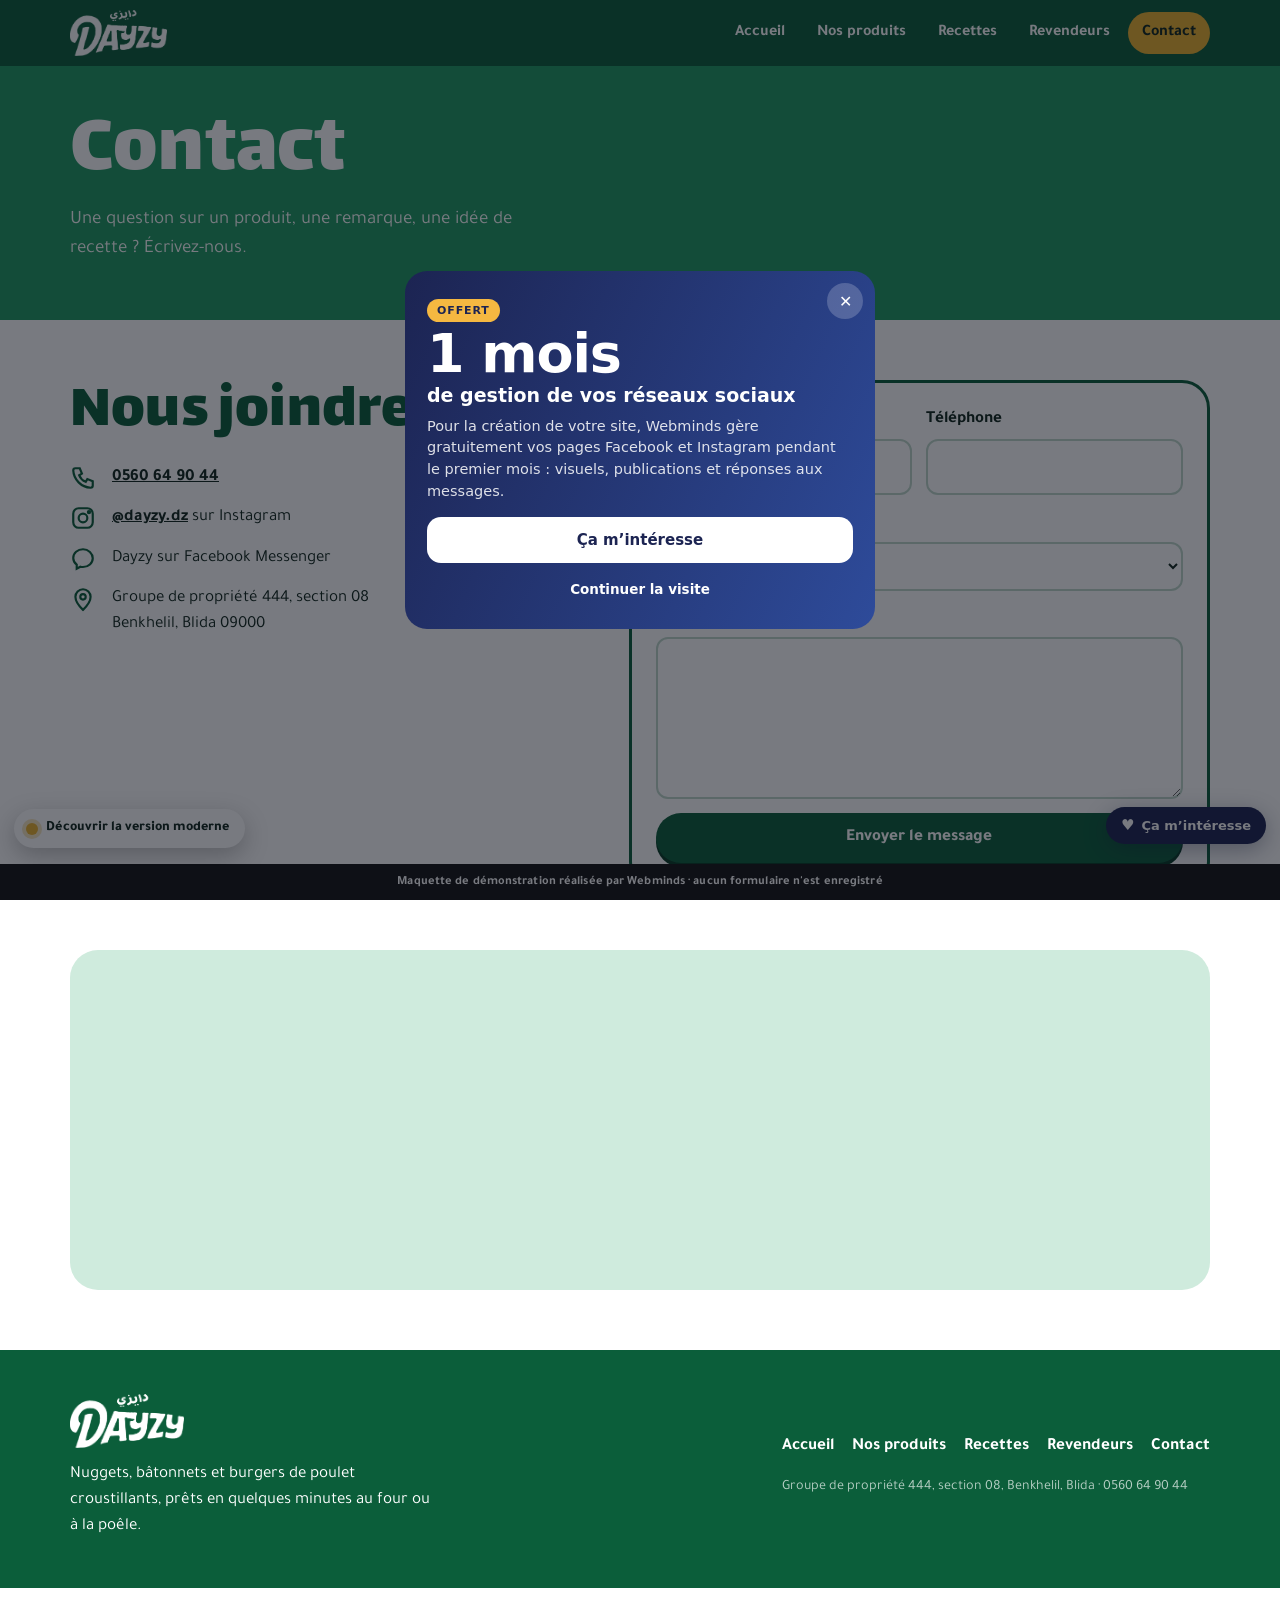
<file: contact.html>
<!doctype html>
<html lang="fr">
<head>
<meta charset="utf-8">
<meta name="viewport" content="width=device-width, initial-scale=1, viewport-fit=cover">
<meta name="robots" content="noindex, nofollow">
<title>Contact · Dayzy</title>
<meta name="description" content="Contacter Dayzy : téléphone, Instagram, Messenger et adresse à Benkhelil, Blida.">
<meta name="theme-color" content="#0B5E3A">
<link rel="preload" href="fonts/lalezar-latin-400-normal.woff2" as="font" type="font/woff2" crossorigin>
<link rel="stylesheet" href="css/dayzy.css">
</head>
<body>
<header class="dz-head">
  <div class="dz-wrap">
    <a class="dz-logo" href="index.html" aria-label="Dayzy, accueil"><img src="img/logo_white.webp" alt="Dayzy دايزي" width="200" height="113"></a>
    <nav class="dz-nav" aria-label="Navigation principale"><a href="index.html">Accueil</a><a href="produits.html">Nos produits</a><a href="index.html#recettes">Recettes</a><a href="revendeurs.html">Revendeurs</a><a href="contact.html" aria-current="page">Contact</a></nav>
    <button class="dz-burger" aria-label="Ouvrir le menu" aria-expanded="false"><span></span></button>
  </div>
  <nav class="dz-drawer" aria-label="Menu mobile"><a href="index.html">Accueil</a><a href="produits.html">Nos produits</a><a href="index.html#recettes">Recettes</a><a href="revendeurs.html">Revendeurs</a><a href="contact.html">Contact</a></nav>
</header>
<main>

<section class="dz-pagehead"><div class="dz-wrap">
  <h1>Contact</h1>
  <p>Une question sur un produit, une remarque, une idée de recette ? Écrivez-nous.</p>
</div></section>
<section class="dz-sec"><div class="dz-wrap dz-two">
  <div>
    <h2>Nous joindre</h2>
    <ul class="dz-info">
      <li><svg viewBox="0 0 24 24" fill="none" stroke="currentColor" stroke-width="2"><path d="M5 3h4l2 5-2.5 1.5a11 11 0 0 0 6 6L16 13l5 2v4a2 2 0 0 1-2 2A17 17 0 0 1 3 5a2 2 0 0 1 2-2z"/></svg><span><a href="tel:+213560649044">0560 64 90 44</a></span></li>
      <li><svg viewBox="0 0 24 24" fill="none" stroke="currentColor" stroke-width="2"><rect x="3" y="3" width="18" height="18" rx="5"/><circle cx="12" cy="12" r="4"/><circle cx="17.5" cy="6.5" r="1" fill="currentColor"/></svg><span><a href="https://www.instagram.com/dayzy.dz/" target="_blank" rel="noopener">@dayzy.dz</a> sur Instagram</span></li>
      <li><svg viewBox="0 0 24 24" fill="none" stroke="currentColor" stroke-width="2"><path d="M12 3C7 3 3 6.6 3 11c0 2.4 1.2 4.6 3.2 6.1V21l3.4-1.9c.8.2 1.6.3 2.4.3 5 0 9-3.6 9-8s-4-8.4-9-8.4z"/></svg><span>Dayzy sur Facebook Messenger</span></li>
      <li><svg viewBox="0 0 24 24" fill="none" stroke="currentColor" stroke-width="2"><path d="M12 22s7-6.5 7-12a7 7 0 1 0-14 0c0 5.5 7 12 7 12z"/><circle cx="12" cy="10" r="2.5"/></svg><span>Groupe de propriété 444, section 08<br>Benkhelil, Blida 09000</span></li>
    </ul>
  </div>
  <form class="dz-form" data-demo>
    <div class="dz-row">
      <label>Nom<input required name="nom" autocomplete="name"></label>
      <label>Téléphone<input required type="tel" name="tel" autocomplete="tel"></label>
    </div>
    <label>Sujet<select name="sujet"><option>Question sur un produit</option><option>Devenir revendeur</option><option>Partenariat</option><option>Autre</option></select></label>
    <label>Message<textarea required name="msg" rows="5"></textarea></label>
    <button class="dz-btn dz-btn--green" type="submit">Envoyer le message</button>
    <div class="dz-ok" role="status">Message envoyé, merci ! (Maquette : rien n'a été enregistré.)</div>
  </form>
</div></section>
<section style="padding:0 0 60px"><div class="dz-wrap">
  <iframe class="dz-map" title="Carte : Benkhelil, Blida" loading="lazy" referrerpolicy="no-referrer-when-downgrade" src="https://www.google.com/maps?q=Benkhelil%2C%20Blida%2C%20Alg%C3%A9rie&output=embed"></iframe>
</div></section>

</main>
<footer class="dz-foot">
  <div class="dz-wrap">
    <div>
      <img src="img/logo_white.webp" alt="Dayzy" width="200" height="113">
      <p style="margin-top:14px;max-width:40ch">Nuggets, bâtonnets et burgers de poulet croustillants, prêts en quelques minutes au four ou à la poêle.</p>
    </div>
    <div>
      <nav aria-label="Pied de page"><a href="index.html">Accueil</a><a href="produits.html">Nos produits</a><a href="index.html#recettes">Recettes</a><a href="revendeurs.html">Revendeurs</a><a href="contact.html">Contact</a></nav>
      <p style="margin-top:14px"><small>Groupe de propriété 444, section 08, Benkhelil, Blida · 0560 64 90 44</small></p>
    </div>
  </div>
</footer>
<a class="wm-switch" href="moderne/index.html"><i></i>Découvrir la version moderne</a>
<div class="wm-demo" role="note">Maquette de démonstration réalisée par Webminds · aucun formulaire n'est enregistré</div>
<script src="js/dayzy.js"></script><script data-wml>(function(){if(window.__wmL)return;window.__wmL=1;
var C={"p": "Dayzy", "mail": null, "wa": "213797372452", "v": [["/", "Version corporate", "Claire et rassurante"], ["/moderne/", "Version moderne", "Immersive et animée"]]};
function ready(f){document.readyState==='loading'?document.addEventListener('DOMContentLoaded',f):f()}
ready(function(){
var css='.wmL-b{position:fixed;right:14px;bottom:calc(56px + env(safe-area-inset-bottom));z-index:2147483000;border:0;border-radius:999px;background:#1C2452;color:#fff;font:700 13px/1 system-ui,-apple-system,Segoe UI,Roboto,sans-serif;padding:11px 15px;box-shadow:0 6px 22px rgba(20,30,60,.35);cursor:pointer;display:flex;align-items:center;gap:7px}'
+'@media(max-width:520px){.wmL-b{bottom:calc(112px + env(safe-area-inset-bottom));font-size:12.5px;padding:10px 13px}}'
+'.wmL-m{position:fixed;inset:0;z-index:2147483001;background:rgba(10,14,25,.55);display:none;align-items:flex-end;justify-content:center;font-family:system-ui,-apple-system,Segoe UI,Roboto,sans-serif}.wmL-m.on{display:flex}@media(min-width:700px){.wmL-m{align-items:center;padding:20px}}'
+'.wmL-x{box-sizing:border-box;position:relative;background:#fff;color:#1C2452;width:100%;max-width:470px;max-height:92vh;overflow:auto;border-radius:22px 22px 0 0;padding:24px 22px calc(22px + env(safe-area-inset-bottom));text-align:left}@media(min-width:700px){.wmL-x{border-radius:22px}}'
+'.wmL-x *{box-sizing:border-box}.wmL-c{position:absolute;top:12px;right:12px;width:36px;height:36px;border:0;border-radius:50%;background:#F0F2F1;font-size:16px;cursor:pointer;color:#1C2452}'
+'.wmL-x h3{font:800 26px/1.1 system-ui,-apple-system,sans-serif;margin:4px 40px 10px 0;color:inherit}.wmL-x p{margin:0 0 14px;line-height:1.5;font-size:14.5px;opacity:.85}'
+'.wmL-o{background:linear-gradient(115deg,#1C2452,#2E4B9A);color:#fff}.wmL-o .wmL-c{background:rgba(255,255,255,.2);color:#fff}.wmL-big{font:900 54px/.95 system-ui,-apple-system,sans-serif;letter-spacing:-.02em;margin:6px 0 2px}.wmL-big small{display:block;font-size:19px;font-weight:700;letter-spacing:0;margin-top:6px}'
+'.wmL-tag{display:inline-block;background:#F5B841;color:#1C2452;font:800 11px system-ui,sans-serif;letter-spacing:.08em;border-radius:999px;padding:5px 10px}'
+'.wmL-btn{display:flex;align-items:center;justify-content:center;width:100%;border:0;border-radius:14px;padding:14px;font:800 15px system-ui,-apple-system,sans-serif;cursor:pointer;margin-top:8px}.wmL-w{background:#fff;color:#1C2452}.wmL-g{background:#1FAF55;color:#fff}.wmL-n{background:#1C2452;color:#fff}.wmL-l{background:transparent;color:inherit;font-weight:600;font-size:13.5px;padding:10px}'
+'.wmL-s{font:700 11.5px system-ui,sans-serif;text-transform:uppercase;letter-spacing:.06em;opacity:.6;margin:12px 0 8px}.wmL-ch{display:grid;gap:8px}.wmL-ch label{display:flex;align-items:center;gap:10px;border:1.5px solid #E2E6E3;border-radius:12px;padding:11px 12px;cursor:pointer;font-size:14px;font-weight:600}.wmL-ch label small{display:block;font-weight:500;opacity:.65;font-size:12px}.wmL-ch input{width:18px;height:18px;flex:none;accent-color:#1FAF55}'
+'.wmL-f{display:grid;gap:8px;margin:12px 0 6px}.wmL-f input{border:1.5px solid #E2E6E3;border-radius:12px;padding:12px;font:500 16px system-ui,sans-serif;color:#1C2452;background:#fff;-webkit-user-select:text!important;user-select:text!important;width:100%}'
+'.wmL-ok{text-align:center}.wmL-ok i{display:grid;place-items:center;width:64px;height:64px;margin:6px auto 12px;border-radius:50%;background:#E8F7EE;color:#1FAF55;font-style:normal;font-size:30px}';
var st=document.createElement('style');st.textContent=css;document.head.appendChild(st);
function ss(k,v){try{if(v===undefined)return sessionStorage.getItem(k);sessionStorage.setItem(k,v)}catch(e){}}
var p=location.pathname,cur=0;C.v.forEach(function(v,i){if(v[0]!=='/'&&p.indexOf(v[0])===0)cur=i});
var off=document.createElement('div');off.className='wmL-m';off.innerHTML='<div class="wmL-x wmL-o" role="dialog" aria-modal="true"><button class="wmL-c" type="button" aria-label="Fermer">✕</button><span class="wmL-tag">OFFERT</span><div class="wmL-big">1 mois<small>de gestion de vos réseaux sociaux</small></div><p style="margin-top:12px">Pour la création de votre site, Webminds gère gratuitement vos pages Facebook et Instagram pendant le premier mois : visuels, publications et réponses aux messages.</p><button class="wmL-btn wmL-w" type="button" data-i>Ça m’intéresse</button><button class="wmL-btn wmL-l" type="button" data-c>Continuer la visite</button></div>';
var ch='';C.v.forEach(function(v,i){ch+='<label><input type="radio" name="wmLv" value="'+v[1]+'"'+(i===cur?' checked':'')+'><span>'+v[1]+(v[2]?'<small>'+v[2]+'</small>':'')+'</span></label>'});
var it=document.createElement('div');it.className='wmL-m';it.innerHTML='<div class="wmL-x" role="dialog" aria-modal="true"><button class="wmL-c" type="button" aria-label="Fermer">✕</button><div data-s1><h3>Cette maquette vous plaît ?</h3><p>Choisissez la version qui vous intéresse : Webminds vous recontacte pour vous la présenter.</p>'+(C.v.length>1?'<div class="wmL-s">La version préférée</div><div class="wmL-ch">'+ch+'</div>':'')+'<div class="wmL-s">En plus</div><div class="wmL-ch"><label><input type="checkbox" value="Gestion des réseaux sociaux (1 mois offert)"><span>Réseaux sociaux<small>1 mois de gestion offert avec le site</small></span></label></div><div class="wmL-f"><input name="n" placeholder="Votre nom" autocomplete="name"><input name="t" type="tel" inputmode="tel" placeholder="Votre téléphone (facultatif)" autocomplete="tel"></div><button class="wmL-btn wmL-g" type="button" data-w>Envoyer sur WhatsApp</button>'+(C.mail?'<button class="wmL-btn wmL-l" type="button" data-e>Envoyer par e-mail</button>':'')+'</div><div class="wmL-ok" data-s2 hidden><i>✓</i><h3 style="margin:0 0 8px">Merci !</h3><p>Votre choix a bien été transmis à Webminds. Nous vous recontactons très vite.</p><button class="wmL-btn wmL-n" type="button" data-c>Continuer la visite</button></div></div>';
document.body.appendChild(off);document.body.appendChild(it);
var b=document.createElement('button');b.type='button';b.className='wmL-b';b.innerHTML='<b style="font-size:15px">♥</b>Ça m’intéresse';document.body.appendChild(b);
function op(m){off.classList.remove('on');it.classList.remove('on');m.classList.add('on')}
[off,it].forEach(function(m){m.addEventListener('click',function(e){if(e.target===m||e.target.closest('.wmL-c')||e.target.closest('[data-c]'))m.classList.remove('on')})});
b.onclick=function(){op(it)};off.querySelector('[data-i]').onclick=function(){op(it)};
function msg(){var v=(it.querySelector('input[name=wmLv]:checked')||{}).value||C.v[cur][1],x=[].map.call(it.querySelectorAll('input[type=checkbox]:checked'),function(c){return c.value}),n=it.querySelector('[name=n]').value.trim(),t=it.querySelector('[name=t]').value.trim();
 return{v:v,x:x,n:n,t:t,txt:'Bonjour Webminds, la maquette '+C.p+' m’intéresse.\nVersion préférée : '+v+(x.length?'\nEn plus : '+x.join(', '):'')+(n?'\nNom : '+n:'')+(t?'\nTéléphone : '+t:'')+'\nLien : '+location.origin+C.v[cur][0]}}
function mail(m){if(!C.mail)return;try{fetch('https://formsubmit.co/ajax/'+C.mail,{method:'POST',keepalive:true,headers:{'Content-Type':'application/json','Accept':'application/json'},body:JSON.stringify({_subject:'Maquette '+C.p+' : intéressé ('+m.v+')',Prospect:C.p,Version:m.v,Options:m.x.join(', ')||'-',Nom:m.n||'-',Telephone:m.t||'-',Lien:location.origin+C.v[cur][0],_template:'table',_captcha:'false'})}).catch(function(){})}catch(e){}}
function done(){it.querySelector('[data-s1]').hidden=true;it.querySelector('[data-s2]').hidden=false;ss('wmL-sent','1')}
it.querySelector('[data-w]').onclick=function(){var m=msg();mail(m);done();location.href='https://wa.me/'+C.wa+'?text='+encodeURIComponent(m.txt)};
var e=it.querySelector('[data-e]');if(e)e.onclick=function(){mail(msg());done()};
var sh=ss('wmL-off');addEventListener('scroll',function(){var r=(scrollY+innerHeight)/document.documentElement.scrollHeight;
 if(!sh&&scrollY>500&&r>.3){sh=1;ss('wmL-off','1');op(off)}
 if(!ss('wmL-it')&&!ss('wmL-sent')&&sh&&r>.92&&!off.classList.contains('on')){ss('wmL-it','1');op(it)}},{passive:true});
});})();
</script></body>
</html>
</file>
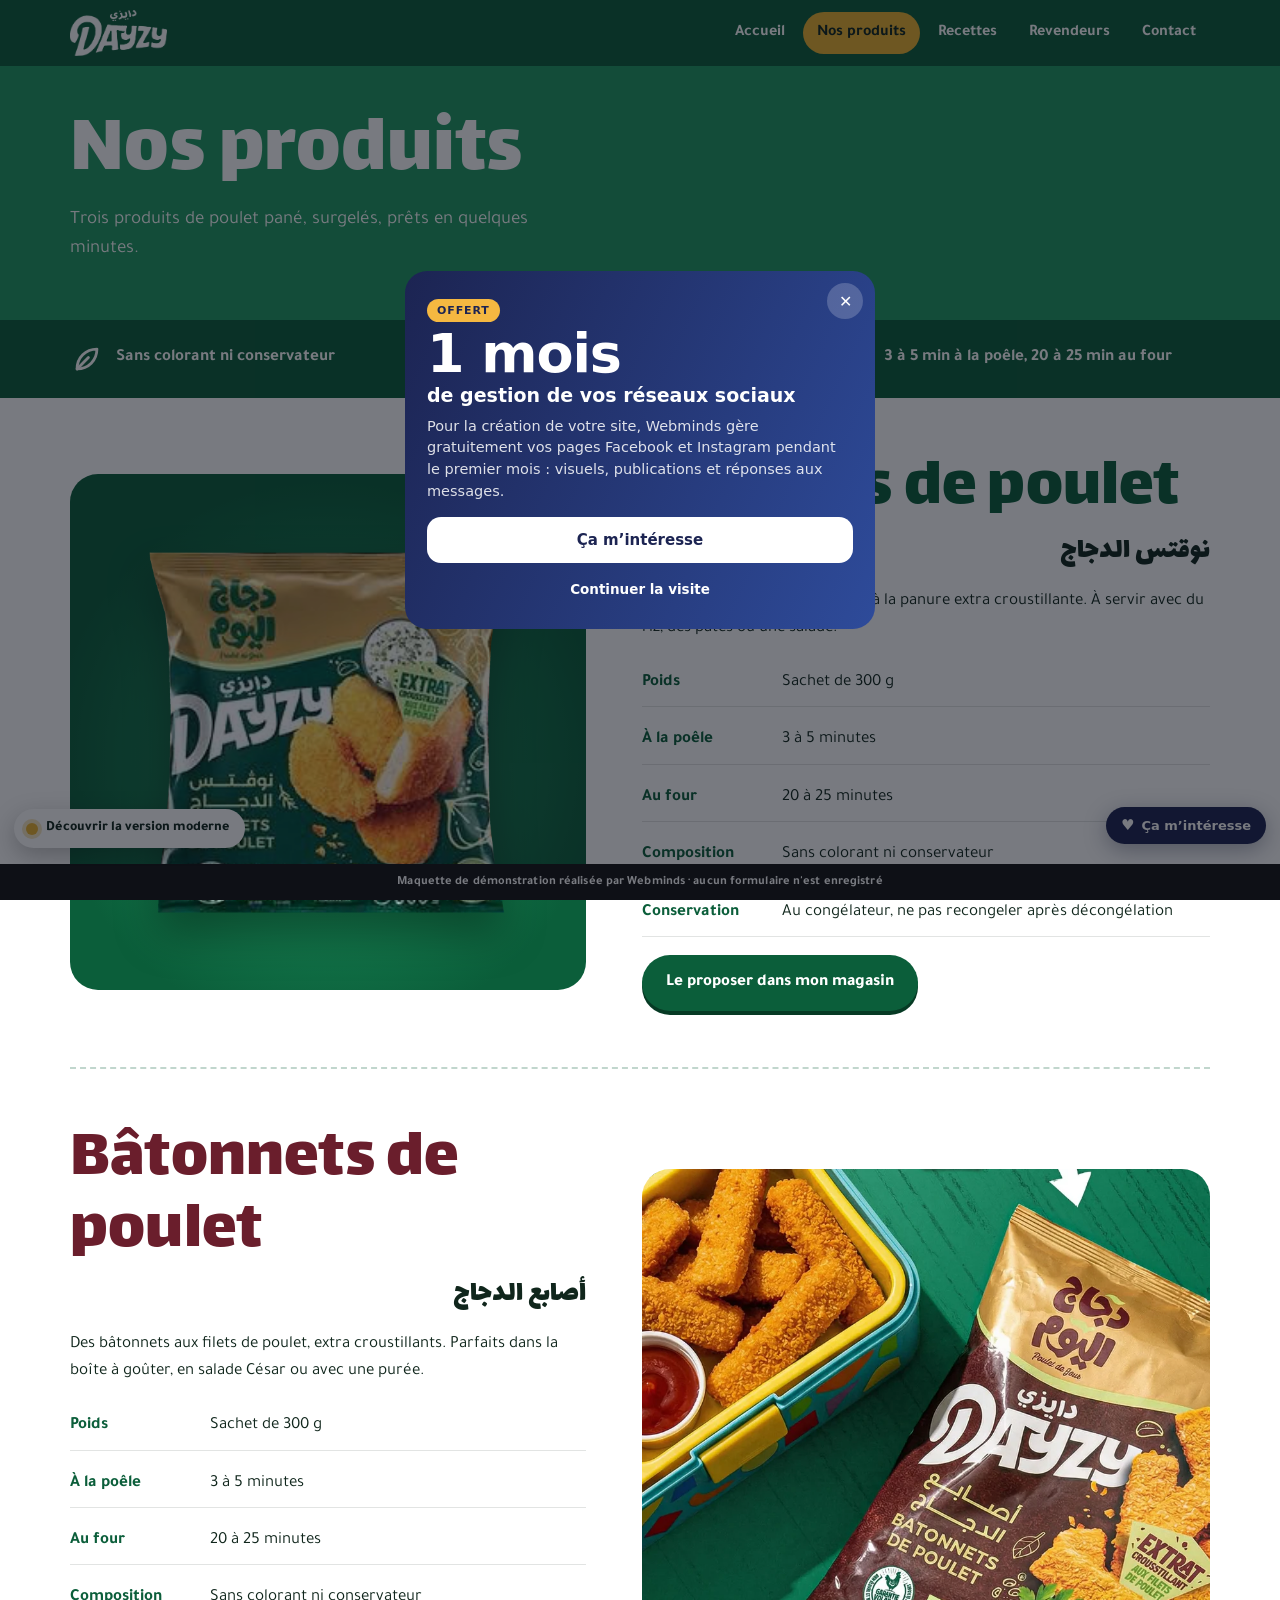
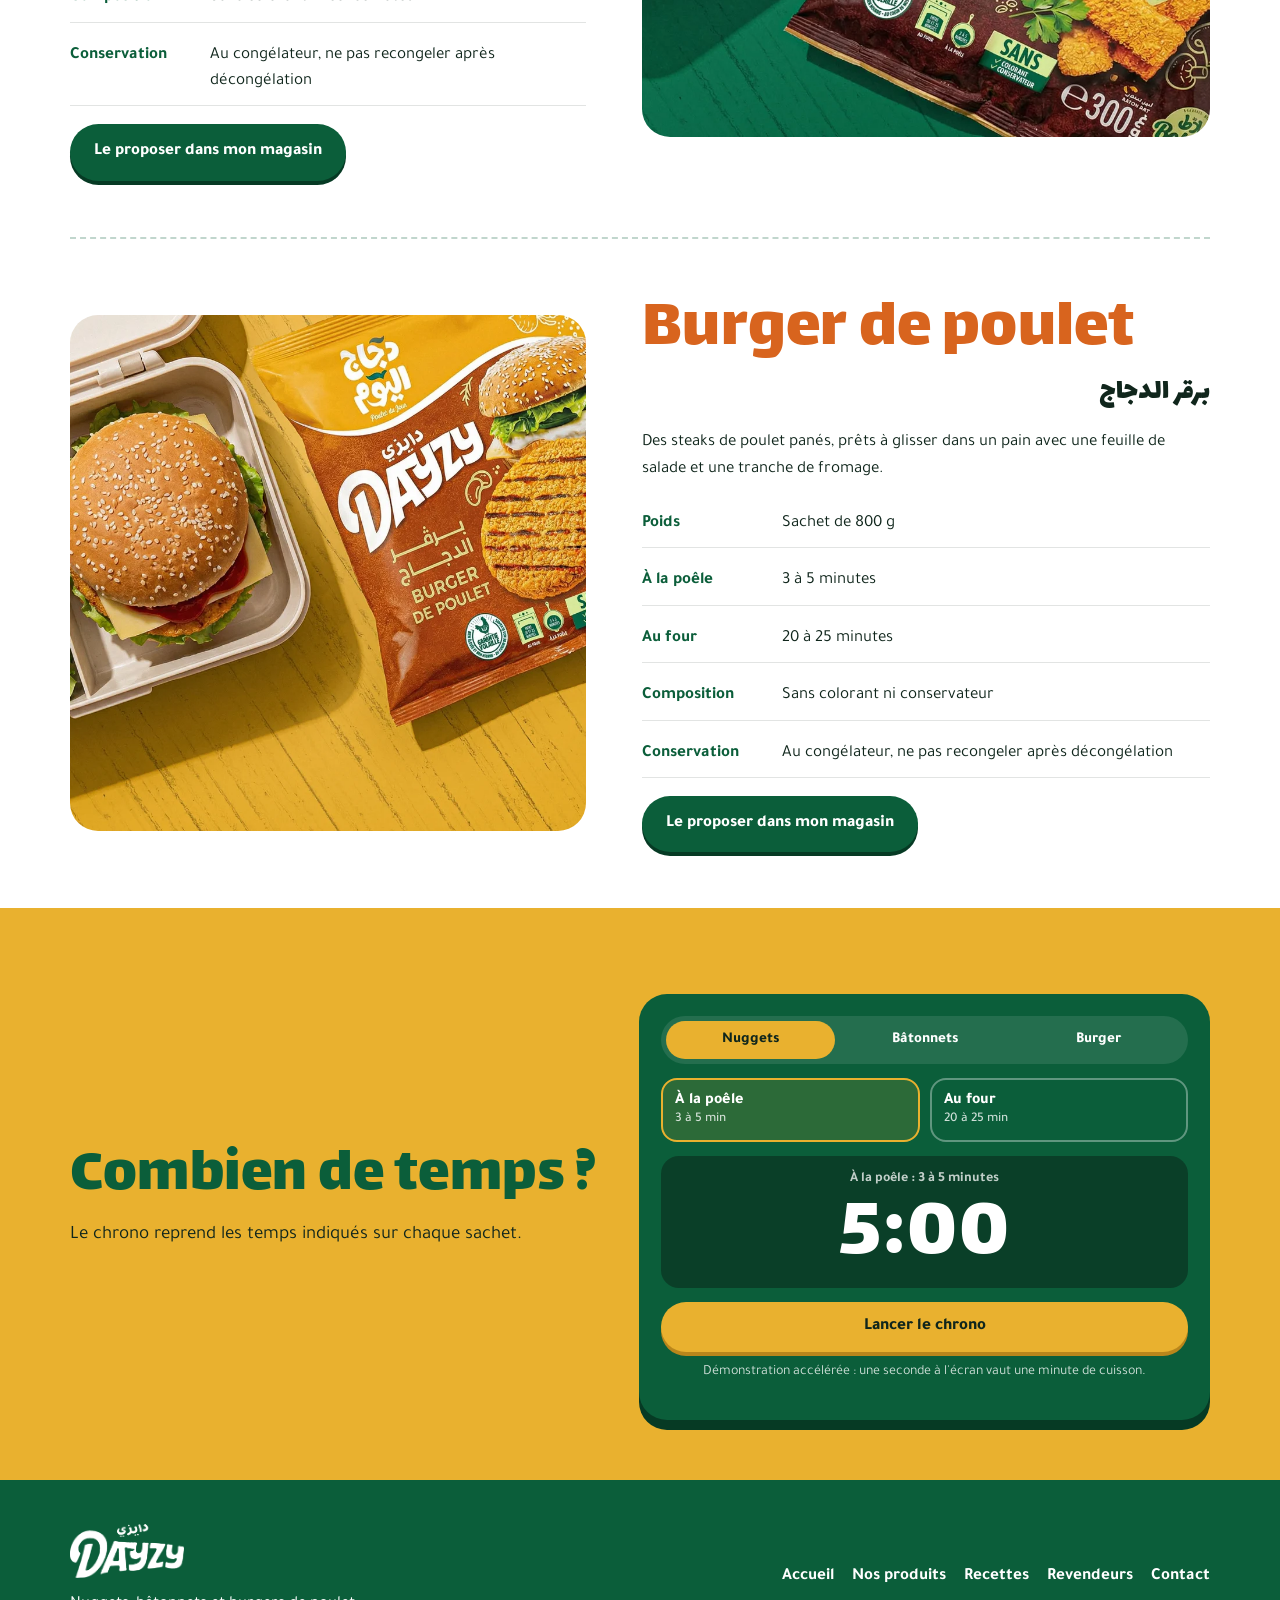
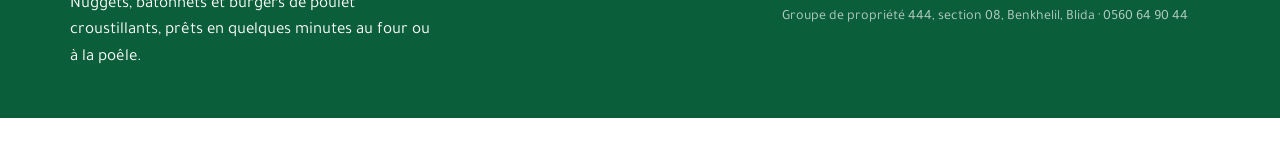
<file: produits.html>
<!doctype html>
<html lang="fr">
<head>
<meta charset="utf-8">
<meta name="viewport" content="width=device-width, initial-scale=1, viewport-fit=cover">
<meta name="robots" content="noindex, nofollow">
<title>Nos produits · Dayzy</title>
<meta name="description" content="La gamme Dayzy : nuggets de poulet 300 g, bâtonnets de poulet 300 g, burger de poulet 800 g.">
<meta name="theme-color" content="#0B5E3A">
<link rel="preload" href="fonts/lalezar-latin-400-normal.woff2" as="font" type="font/woff2" crossorigin>
<link rel="stylesheet" href="css/dayzy.css">
</head>
<body>
<header class="dz-head">
  <div class="dz-wrap">
    <a class="dz-logo" href="index.html" aria-label="Dayzy, accueil"><img src="img/logo_white.webp" alt="Dayzy دايزي" width="200" height="113"></a>
    <nav class="dz-nav" aria-label="Navigation principale"><a href="index.html">Accueil</a><a href="produits.html" aria-current="page">Nos produits</a><a href="index.html#recettes">Recettes</a><a href="revendeurs.html">Revendeurs</a><a href="contact.html">Contact</a></nav>
    <button class="dz-burger" aria-label="Ouvrir le menu" aria-expanded="false"><span></span></button>
  </div>
  <nav class="dz-drawer" aria-label="Menu mobile"><a href="index.html">Accueil</a><a href="produits.html">Nos produits</a><a href="index.html#recettes">Recettes</a><a href="revendeurs.html">Revendeurs</a><a href="contact.html">Contact</a></nav>
</header>
<main>

<section class="dz-pagehead"><div class="dz-wrap">
  <h1>Nos produits</h1>
  <p>Trois produits de poulet pané, surgelés, prêts en quelques minutes.</p>
</div></section>
<section class="dz-proofs" aria-label="Ce qui fait Dayzy">
<ul>
<li><svg viewBox="0 0 24 24" fill="none" stroke="currentColor" stroke-width="2" stroke-linecap="round" stroke-linejoin="round"><path d="M5 19c8 0 14-6 14-14-8 0-14 6-14 14z"/><path d="M5 19 13 11"/></svg>Sans colorant ni conservateur</li>
<li><svg viewBox="0 0 24 24" fill="none" stroke="currentColor" stroke-width="2" stroke-linecap="round"><path d="M4 14c0-5 4-9 9-9 4 0 7 3 7 7 0 5-4 8-9 8-4 0-7-2-7-6z"/><path d="M9 11h.01M13 9h.01M14 14h.01M10 15h.01"/></svg>Extra croustillant, aux filets de poulet</li>
<li><svg viewBox="0 0 24 24" fill="none" stroke="currentColor" stroke-width="2" stroke-linecap="round"><circle cx="12" cy="13" r="8"/><path d="M12 9v4l3 2M9 2h6"/></svg>3 à 5 min à la poêle, 20 à 25 min au four</li>
</ul></section>
<div class="dz-wrap">
  <article class="dz-sheet" id="nuggets">
    <div class="dz-sheet-media is-pack"><img src="img/pack_nuggets.webp" alt="Sachet Dayzy Nuggets de poulet 300 g"></div>
    <div>
      <h2 style="color:var(--dz-green)">Nuggets de poulet</h2>
      <p class="dz-ar" lang="ar">نوقتس الدجاج</p>
      <p>Des nuggets aux filets de poulet, à la panure extra croustillante. À servir avec du riz, des pâtes ou une salade.</p>
      <ul class="dz-specs"><li><b>Poids</b><span>Sachet de 300 g</span></li><li><b>À la poêle</b><span>3 à 5 minutes</span></li><li><b>Au four</b><span>20 à 25 minutes</span></li><li><b>Composition</b><span>Sans colorant ni conservateur</span></li><li><b>Conservation</b><span>Au congélateur, ne pas recongeler après décongélation</span></li></ul>
      <a class="dz-btn dz-btn--green" href="revendeurs.html">Le proposer dans mon magasin</a>
    </div>
  </article>
  <article class="dz-sheet" id="batonnets">
    <div class="dz-sheet-media"><img src="img/lunchbox-batonnets.webp" alt="Bâtonnets de poulet Dayzy et leur sachet" loading="lazy"></div>
    <div>
      <h2 style="color:var(--dz-wine)">Bâtonnets de poulet</h2>
      <p class="dz-ar" lang="ar">أصابع الدجاج</p>
      <p>Des bâtonnets aux filets de poulet, extra croustillants. Parfaits dans la boîte à goûter, en salade César ou avec une purée.</p>
      <ul class="dz-specs"><li><b>Poids</b><span>Sachet de 300 g</span></li><li><b>À la poêle</b><span>3 à 5 minutes</span></li><li><b>Au four</b><span>20 à 25 minutes</span></li><li><b>Composition</b><span>Sans colorant ni conservateur</span></li><li><b>Conservation</b><span>Au congélateur, ne pas recongeler après décongélation</span></li></ul>
      <a class="dz-btn dz-btn--green" href="revendeurs.html">Le proposer dans mon magasin</a>
    </div>
  </article>
  <article class="dz-sheet" id="burger">
    <div class="dz-sheet-media"><img src="img/lunchbox-burger.webp" alt="Burger de poulet Dayzy et son sachet" loading="lazy"></div>
    <div>
      <h2 style="color:var(--dz-orange)">Burger de poulet</h2>
      <p class="dz-ar" lang="ar">برقر الدجاج</p>
      <p>Des steaks de poulet panés, prêts à glisser dans un pain avec une feuille de salade et une tranche de fromage.</p>
      <ul class="dz-specs"><li><b>Poids</b><span>Sachet de 800 g</span></li><li><b>À la poêle</b><span>3 à 5 minutes</span></li><li><b>Au four</b><span>20 à 25 minutes</span></li><li><b>Composition</b><span>Sans colorant ni conservateur</span></li><li><b>Conservation</b><span>Au congélateur, ne pas recongeler après décongélation</span></li></ul>
      <a class="dz-btn dz-btn--green" href="revendeurs.html">Le proposer dans mon magasin</a>
    </div>
  </article>
</div>
<section class="dz-sec dz-sec--mustard">
  <div class="dz-wrap dz-cook">
    <div><h2>Combien de temps ?</h2><p class="dz-lead">Le chrono reprend les temps indiqués sur chaque sachet.</p></div>
    <div class="dz-timer" data-timer>
  <div class="dz-tabs" role="group" aria-label="Produit">
    <button data-prod="nuggets" aria-pressed="true">Nuggets</button>
    <button data-prod="batonnets" aria-pressed="false">Bâtonnets</button>
    <button data-prod="burger" aria-pressed="false">Burger</button>
  </div>
  <div class="dz-modes" role="group" aria-label="Mode de cuisson">
    <button data-mode="poele" aria-pressed="true">À la poêle<small>3 à 5 min</small></button>
    <button data-mode="four" aria-pressed="false">Au four<small>20 à 25 min</small></button>
  </div>
  <div class="dz-clock" aria-live="polite"><small>À la poêle : 3 à 5 minutes</small><span class="dz-clock-n">5:00</span></div>
  <button class="dz-btn" data-go>Lancer le chrono</button>
  <p class="dz-cook-note">Démonstration accélérée : une seconde à l'écran vaut une minute de cuisson.</p>
</div>
  </div>
</section>

</main>
<footer class="dz-foot">
  <div class="dz-wrap">
    <div>
      <img src="img/logo_white.webp" alt="Dayzy" width="200" height="113">
      <p style="margin-top:14px;max-width:40ch">Nuggets, bâtonnets et burgers de poulet croustillants, prêts en quelques minutes au four ou à la poêle.</p>
    </div>
    <div>
      <nav aria-label="Pied de page"><a href="index.html">Accueil</a><a href="produits.html">Nos produits</a><a href="index.html#recettes">Recettes</a><a href="revendeurs.html">Revendeurs</a><a href="contact.html">Contact</a></nav>
      <p style="margin-top:14px"><small>Groupe de propriété 444, section 08, Benkhelil, Blida · 0560 64 90 44</small></p>
    </div>
  </div>
</footer>
<a class="wm-switch" href="moderne/index.html"><i></i>Découvrir la version moderne</a>
<div class="wm-demo" role="note">Maquette de démonstration réalisée par Webminds · aucun formulaire n'est enregistré</div>
<script src="js/dayzy.js"></script><script data-wml>(function(){if(window.__wmL)return;window.__wmL=1;
var C={"p": "Dayzy", "mail": null, "wa": "213797372452", "v": [["/", "Version corporate", "Claire et rassurante"], ["/moderne/", "Version moderne", "Immersive et animée"]]};
function ready(f){document.readyState==='loading'?document.addEventListener('DOMContentLoaded',f):f()}
ready(function(){
var css='.wmL-b{position:fixed;right:14px;bottom:calc(56px + env(safe-area-inset-bottom));z-index:2147483000;border:0;border-radius:999px;background:#1C2452;color:#fff;font:700 13px/1 system-ui,-apple-system,Segoe UI,Roboto,sans-serif;padding:11px 15px;box-shadow:0 6px 22px rgba(20,30,60,.35);cursor:pointer;display:flex;align-items:center;gap:7px}'
+'@media(max-width:520px){.wmL-b{bottom:calc(112px + env(safe-area-inset-bottom));font-size:12.5px;padding:10px 13px}}'
+'.wmL-m{position:fixed;inset:0;z-index:2147483001;background:rgba(10,14,25,.55);display:none;align-items:flex-end;justify-content:center;font-family:system-ui,-apple-system,Segoe UI,Roboto,sans-serif}.wmL-m.on{display:flex}@media(min-width:700px){.wmL-m{align-items:center;padding:20px}}'
+'.wmL-x{box-sizing:border-box;position:relative;background:#fff;color:#1C2452;width:100%;max-width:470px;max-height:92vh;overflow:auto;border-radius:22px 22px 0 0;padding:24px 22px calc(22px + env(safe-area-inset-bottom));text-align:left}@media(min-width:700px){.wmL-x{border-radius:22px}}'
+'.wmL-x *{box-sizing:border-box}.wmL-c{position:absolute;top:12px;right:12px;width:36px;height:36px;border:0;border-radius:50%;background:#F0F2F1;font-size:16px;cursor:pointer;color:#1C2452}'
+'.wmL-x h3{font:800 26px/1.1 system-ui,-apple-system,sans-serif;margin:4px 40px 10px 0;color:inherit}.wmL-x p{margin:0 0 14px;line-height:1.5;font-size:14.5px;opacity:.85}'
+'.wmL-o{background:linear-gradient(115deg,#1C2452,#2E4B9A);color:#fff}.wmL-o .wmL-c{background:rgba(255,255,255,.2);color:#fff}.wmL-big{font:900 54px/.95 system-ui,-apple-system,sans-serif;letter-spacing:-.02em;margin:6px 0 2px}.wmL-big small{display:block;font-size:19px;font-weight:700;letter-spacing:0;margin-top:6px}'
+'.wmL-tag{display:inline-block;background:#F5B841;color:#1C2452;font:800 11px system-ui,sans-serif;letter-spacing:.08em;border-radius:999px;padding:5px 10px}'
+'.wmL-btn{display:flex;align-items:center;justify-content:center;width:100%;border:0;border-radius:14px;padding:14px;font:800 15px system-ui,-apple-system,sans-serif;cursor:pointer;margin-top:8px}.wmL-w{background:#fff;color:#1C2452}.wmL-g{background:#1FAF55;color:#fff}.wmL-n{background:#1C2452;color:#fff}.wmL-l{background:transparent;color:inherit;font-weight:600;font-size:13.5px;padding:10px}'
+'.wmL-s{font:700 11.5px system-ui,sans-serif;text-transform:uppercase;letter-spacing:.06em;opacity:.6;margin:12px 0 8px}.wmL-ch{display:grid;gap:8px}.wmL-ch label{display:flex;align-items:center;gap:10px;border:1.5px solid #E2E6E3;border-radius:12px;padding:11px 12px;cursor:pointer;font-size:14px;font-weight:600}.wmL-ch label small{display:block;font-weight:500;opacity:.65;font-size:12px}.wmL-ch input{width:18px;height:18px;flex:none;accent-color:#1FAF55}'
+'.wmL-f{display:grid;gap:8px;margin:12px 0 6px}.wmL-f input{border:1.5px solid #E2E6E3;border-radius:12px;padding:12px;font:500 16px system-ui,sans-serif;color:#1C2452;background:#fff;-webkit-user-select:text!important;user-select:text!important;width:100%}'
+'.wmL-ok{text-align:center}.wmL-ok i{display:grid;place-items:center;width:64px;height:64px;margin:6px auto 12px;border-radius:50%;background:#E8F7EE;color:#1FAF55;font-style:normal;font-size:30px}';
var st=document.createElement('style');st.textContent=css;document.head.appendChild(st);
function ss(k,v){try{if(v===undefined)return sessionStorage.getItem(k);sessionStorage.setItem(k,v)}catch(e){}}
var p=location.pathname,cur=0;C.v.forEach(function(v,i){if(v[0]!=='/'&&p.indexOf(v[0])===0)cur=i});
var off=document.createElement('div');off.className='wmL-m';off.innerHTML='<div class="wmL-x wmL-o" role="dialog" aria-modal="true"><button class="wmL-c" type="button" aria-label="Fermer">✕</button><span class="wmL-tag">OFFERT</span><div class="wmL-big">1 mois<small>de gestion de vos réseaux sociaux</small></div><p style="margin-top:12px">Pour la création de votre site, Webminds gère gratuitement vos pages Facebook et Instagram pendant le premier mois : visuels, publications et réponses aux messages.</p><button class="wmL-btn wmL-w" type="button" data-i>Ça m’intéresse</button><button class="wmL-btn wmL-l" type="button" data-c>Continuer la visite</button></div>';
var ch='';C.v.forEach(function(v,i){ch+='<label><input type="radio" name="wmLv" value="'+v[1]+'"'+(i===cur?' checked':'')+'><span>'+v[1]+(v[2]?'<small>'+v[2]+'</small>':'')+'</span></label>'});
var it=document.createElement('div');it.className='wmL-m';it.innerHTML='<div class="wmL-x" role="dialog" aria-modal="true"><button class="wmL-c" type="button" aria-label="Fermer">✕</button><div data-s1><h3>Cette maquette vous plaît ?</h3><p>Choisissez la version qui vous intéresse : Webminds vous recontacte pour vous la présenter.</p>'+(C.v.length>1?'<div class="wmL-s">La version préférée</div><div class="wmL-ch">'+ch+'</div>':'')+'<div class="wmL-s">En plus</div><div class="wmL-ch"><label><input type="checkbox" value="Gestion des réseaux sociaux (1 mois offert)"><span>Réseaux sociaux<small>1 mois de gestion offert avec le site</small></span></label></div><div class="wmL-f"><input name="n" placeholder="Votre nom" autocomplete="name"><input name="t" type="tel" inputmode="tel" placeholder="Votre téléphone (facultatif)" autocomplete="tel"></div><button class="wmL-btn wmL-g" type="button" data-w>Envoyer sur WhatsApp</button>'+(C.mail?'<button class="wmL-btn wmL-l" type="button" data-e>Envoyer par e-mail</button>':'')+'</div><div class="wmL-ok" data-s2 hidden><i>✓</i><h3 style="margin:0 0 8px">Merci !</h3><p>Votre choix a bien été transmis à Webminds. Nous vous recontactons très vite.</p><button class="wmL-btn wmL-n" type="button" data-c>Continuer la visite</button></div></div>';
document.body.appendChild(off);document.body.appendChild(it);
var b=document.createElement('button');b.type='button';b.className='wmL-b';b.innerHTML='<b style="font-size:15px">♥</b>Ça m’intéresse';document.body.appendChild(b);
function op(m){off.classList.remove('on');it.classList.remove('on');m.classList.add('on')}
[off,it].forEach(function(m){m.addEventListener('click',function(e){if(e.target===m||e.target.closest('.wmL-c')||e.target.closest('[data-c]'))m.classList.remove('on')})});
b.onclick=function(){op(it)};off.querySelector('[data-i]').onclick=function(){op(it)};
function msg(){var v=(it.querySelector('input[name=wmLv]:checked')||{}).value||C.v[cur][1],x=[].map.call(it.querySelectorAll('input[type=checkbox]:checked'),function(c){return c.value}),n=it.querySelector('[name=n]').value.trim(),t=it.querySelector('[name=t]').value.trim();
 return{v:v,x:x,n:n,t:t,txt:'Bonjour Webminds, la maquette '+C.p+' m’intéresse.\nVersion préférée : '+v+(x.length?'\nEn plus : '+x.join(', '):'')+(n?'\nNom : '+n:'')+(t?'\nTéléphone : '+t:'')+'\nLien : '+location.origin+C.v[cur][0]}}
function mail(m){if(!C.mail)return;try{fetch('https://formsubmit.co/ajax/'+C.mail,{method:'POST',keepalive:true,headers:{'Content-Type':'application/json','Accept':'application/json'},body:JSON.stringify({_subject:'Maquette '+C.p+' : intéressé ('+m.v+')',Prospect:C.p,Version:m.v,Options:m.x.join(', ')||'-',Nom:m.n||'-',Telephone:m.t||'-',Lien:location.origin+C.v[cur][0],_template:'table',_captcha:'false'})}).catch(function(){})}catch(e){}}
function done(){it.querySelector('[data-s1]').hidden=true;it.querySelector('[data-s2]').hidden=false;ss('wmL-sent','1')}
it.querySelector('[data-w]').onclick=function(){var m=msg();mail(m);done();location.href='https://wa.me/'+C.wa+'?text='+encodeURIComponent(m.txt)};
var e=it.querySelector('[data-e]');if(e)e.onclick=function(){mail(msg());done()};
var sh=ss('wmL-off');addEventListener('scroll',function(){var r=(scrollY+innerHeight)/document.documentElement.scrollHeight;
 if(!sh&&scrollY>500&&r>.3){sh=1;ss('wmL-off','1');op(off)}
 if(!ss('wmL-it')&&!ss('wmL-sent')&&sh&&r>.92&&!off.classList.contains('on')){ss('wmL-it','1');op(it)}},{passive:true});
});})();
</script></body>
</html>
</file>
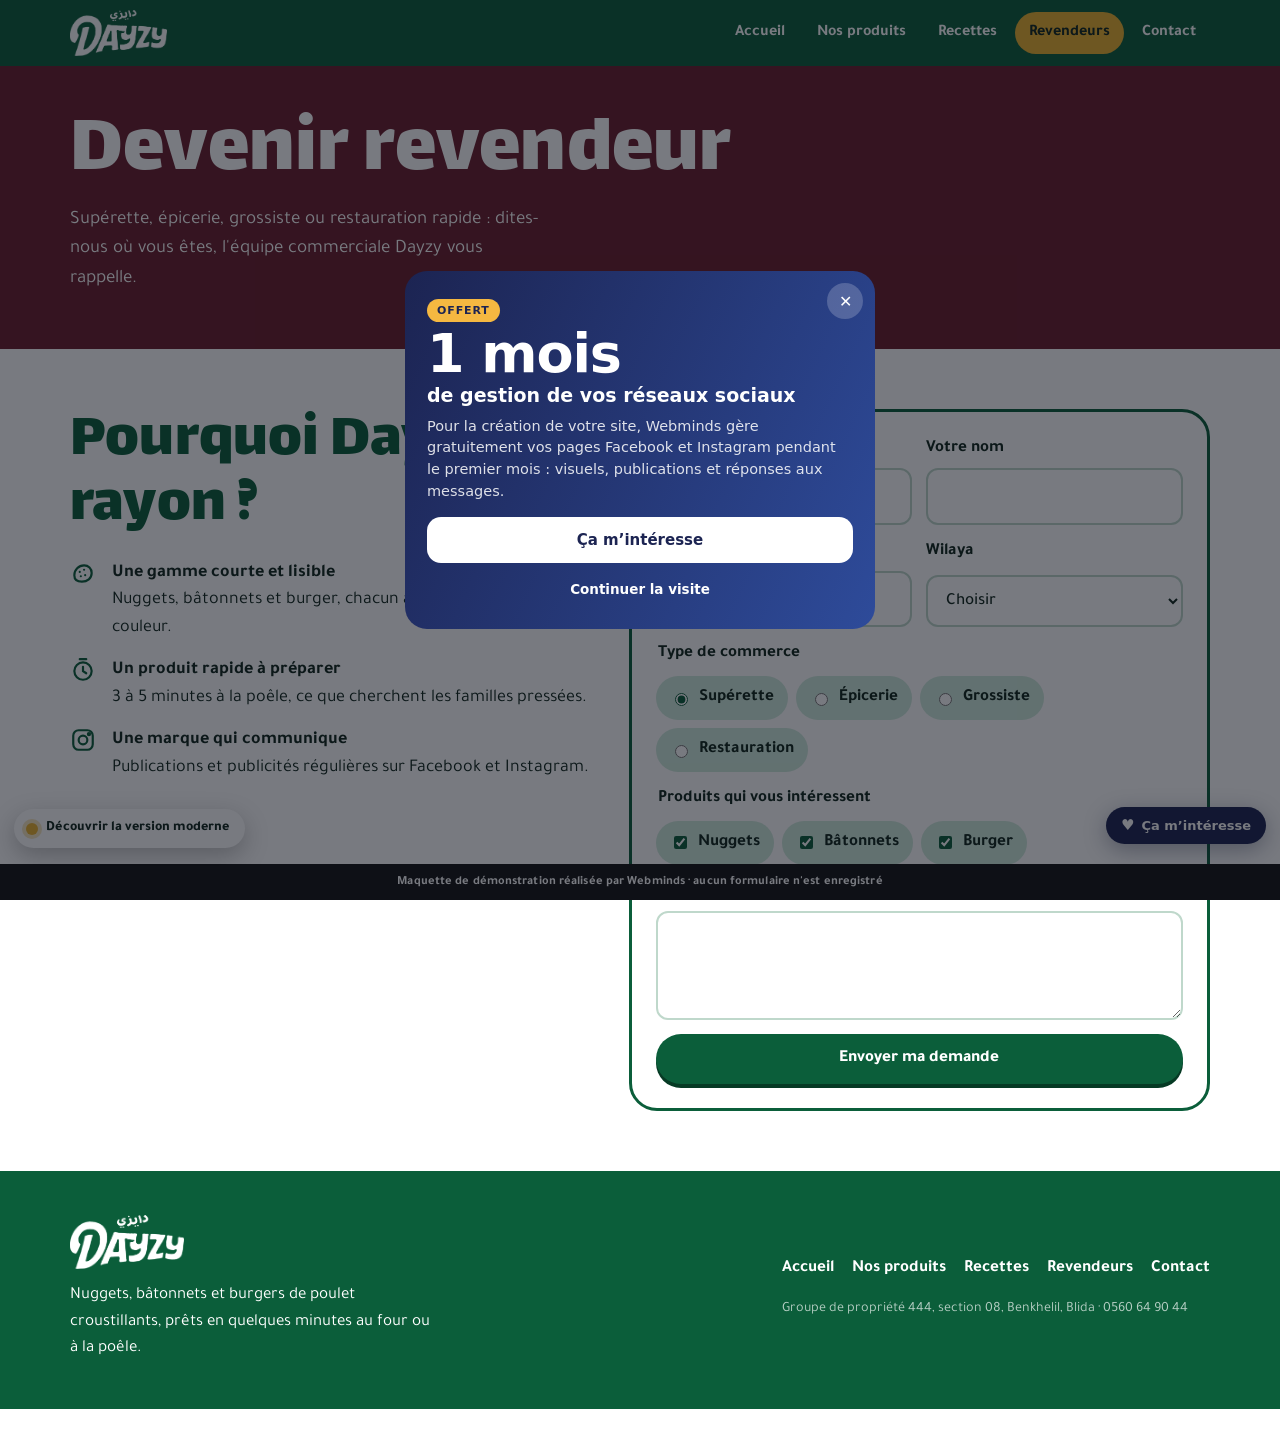
<file: revendeurs.html>
<!doctype html>
<html lang="fr">
<head>
<meta charset="utf-8">
<meta name="viewport" content="width=device-width, initial-scale=1, viewport-fit=cover">
<meta name="robots" content="noindex, nofollow">
<title>Devenir revendeur · Dayzy</title>
<meta name="description" content="Proposez les produits Dayzy dans votre commerce : supérette, épicerie, grossiste ou restauration.">
<meta name="theme-color" content="#0B5E3A">
<link rel="preload" href="fonts/lalezar-latin-400-normal.woff2" as="font" type="font/woff2" crossorigin>
<link rel="stylesheet" href="css/dayzy.css">
</head>
<body>
<header class="dz-head">
  <div class="dz-wrap">
    <a class="dz-logo" href="index.html" aria-label="Dayzy, accueil"><img src="img/logo_white.webp" alt="Dayzy دايزي" width="200" height="113"></a>
    <nav class="dz-nav" aria-label="Navigation principale"><a href="index.html">Accueil</a><a href="produits.html">Nos produits</a><a href="index.html#recettes">Recettes</a><a href="revendeurs.html" aria-current="page">Revendeurs</a><a href="contact.html">Contact</a></nav>
    <button class="dz-burger" aria-label="Ouvrir le menu" aria-expanded="false"><span></span></button>
  </div>
  <nav class="dz-drawer" aria-label="Menu mobile"><a href="index.html">Accueil</a><a href="produits.html">Nos produits</a><a href="index.html#recettes">Recettes</a><a href="revendeurs.html">Revendeurs</a><a href="contact.html">Contact</a></nav>
</header>
<main>

<section class="dz-pagehead" style="background:var(--dz-wine)"><div class="dz-wrap">
  <h1>Devenir revendeur</h1>
  <p>Supérette, épicerie, grossiste ou restauration rapide : dites-nous où vous êtes, l'équipe commerciale Dayzy vous rappelle.</p>
</div></section>
<section class="dz-sec"><div class="dz-wrap dz-two">
  <div>
    <h2>Pourquoi Dayzy en rayon ?</h2>
    <ul class="dz-info" style="font-size:18px">
      <li><svg viewBox="0 0 24 24" fill="none" stroke="currentColor" stroke-width="2" stroke-linecap="round"><path d="M4 14c0-5 4-9 9-9 4 0 7 3 7 7 0 5-4 8-9 8-4 0-7-2-7-6z"/><path d="M9 11h.01M13 9h.01M14 14h.01M10 15h.01"/></svg><span><b>Une gamme courte et lisible</b><br>Nuggets, bâtonnets et burger, chacun avec son sachet et sa couleur.</span></li>
      <li><svg viewBox="0 0 24 24" fill="none" stroke="currentColor" stroke-width="2" stroke-linecap="round"><circle cx="12" cy="13" r="8"/><path d="M12 9v4l3 2M9 2h6"/></svg><span><b>Un produit rapide à préparer</b><br>3 à 5 minutes à la poêle, ce que cherchent les familles pressées.</span></li>
      <li><svg viewBox="0 0 24 24" fill="none" stroke="currentColor" stroke-width="2"><rect x="3" y="3" width="18" height="18" rx="5"/><circle cx="12" cy="12" r="4"/><circle cx="17.5" cy="6.5" r="1" fill="currentColor"/></svg><span><b>Une marque qui communique</b><br>Publications et publicités régulières sur Facebook et Instagram.</span></li>
    </ul>
  </div>
  <form class="dz-form" data-demo>
    <div class="dz-row">
      <label>Nom du commerce<input required name="commerce" autocomplete="organization"></label>
      <label>Votre nom<input required name="nom" autocomplete="name"></label>
    </div>
    <div class="dz-row">
      <label>Téléphone<input required type="tel" name="tel" autocomplete="tel" inputmode="tel"></label>
      <label>Wilaya<select required name="wilaya"><option value="">Choisir</option><option>01 · Adrar</option><option>02 · Chlef</option><option>03 · Laghouat</option><option>04 · Oum El Bouaghi</option><option>05 · Batna</option><option>06 · Béjaïa</option><option>07 · Biskra</option><option>08 · Béchar</option><option>09 · Blida</option><option>10 · Bouira</option><option>11 · Tamanrasset</option><option>12 · Tébessa</option><option>13 · Tlemcen</option><option>14 · Tiaret</option><option>15 · Tizi Ouzou</option><option>16 · Alger</option><option>17 · Djelfa</option><option>18 · Jijel</option><option>19 · Sétif</option><option>20 · Saïda</option><option>21 · Skikda</option><option>22 · Sidi Bel Abbès</option><option>23 · Annaba</option><option>24 · Guelma</option><option>25 · Constantine</option><option>26 · Médéa</option><option>27 · Mostaganem</option><option>28 · M'Sila</option><option>29 · Mascara</option><option>30 · Ouargla</option><option>31 · Oran</option><option>32 · El Bayadh</option><option>33 · Illizi</option><option>34 · Bordj Bou Arréridj</option><option>35 · Boumerdès</option><option>36 · El Tarf</option><option>37 · Tindouf</option><option>38 · Tissemsilt</option><option>39 · El Oued</option><option>40 · Khenchela</option><option>41 · Souk Ahras</option><option>42 · Tipaza</option><option>43 · Mila</option><option>44 · Aïn Defla</option><option>45 · Naâma</option><option>46 · Aïn Témouchent</option><option>47 · Ghardaïa</option><option>48 · Relizane</option><option>49 · Timimoun</option><option>50 · Bordj Badji Mokhtar</option><option>51 · Ouled Djellal</option><option>52 · Béni Abbès</option><option>53 · In Salah</option><option>54 · In Guezzam</option><option>55 · Touggourt</option><option>56 · Djanet</option><option>57 · El M'Ghair</option><option>58 · El Meniaa</option></select></label>
    </div>
    <fieldset class="dz-checks"><legend>Type de commerce</legend>
      <label><input type="radio" name="type" checked> Supérette</label>
      <label><input type="radio" name="type"> Épicerie</label>
      <label><input type="radio" name="type"> Grossiste</label>
      <label><input type="radio" name="type"> Restauration</label>
    </fieldset>
    <fieldset class="dz-checks"><legend>Produits qui vous intéressent</legend>
      <label><input type="checkbox" checked> Nuggets</label>
      <label><input type="checkbox" checked> Bâtonnets</label>
      <label><input type="checkbox" checked> Burger</label>
    </fieldset>
    <label>Message (facultatif)<textarea name="msg" rows="3"></textarea></label>
    <button class="dz-btn dz-btn--green" type="submit">Envoyer ma demande</button>
    <div class="dz-ok" role="status">Demande envoyée. L'équipe commerciale Dayzy vous rappelle sous 48 heures. (Maquette : rien n'a été enregistré.)</div>
  </form>
</div></section>

</main>
<footer class="dz-foot">
  <div class="dz-wrap">
    <div>
      <img src="img/logo_white.webp" alt="Dayzy" width="200" height="113">
      <p style="margin-top:14px;max-width:40ch">Nuggets, bâtonnets et burgers de poulet croustillants, prêts en quelques minutes au four ou à la poêle.</p>
    </div>
    <div>
      <nav aria-label="Pied de page"><a href="index.html">Accueil</a><a href="produits.html">Nos produits</a><a href="index.html#recettes">Recettes</a><a href="revendeurs.html">Revendeurs</a><a href="contact.html">Contact</a></nav>
      <p style="margin-top:14px"><small>Groupe de propriété 444, section 08, Benkhelil, Blida · 0560 64 90 44</small></p>
    </div>
  </div>
</footer>
<a class="wm-switch" href="moderne/index.html"><i></i>Découvrir la version moderne</a>
<div class="wm-demo" role="note">Maquette de démonstration réalisée par Webminds · aucun formulaire n'est enregistré</div>
<script src="js/dayzy.js"></script><script data-wml>(function(){if(window.__wmL)return;window.__wmL=1;
var C={"p": "Dayzy", "mail": null, "wa": "213797372452", "v": [["/", "Version corporate", "Claire et rassurante"], ["/moderne/", "Version moderne", "Immersive et animée"]]};
function ready(f){document.readyState==='loading'?document.addEventListener('DOMContentLoaded',f):f()}
ready(function(){
var css='.wmL-b{position:fixed;right:14px;bottom:calc(56px + env(safe-area-inset-bottom));z-index:2147483000;border:0;border-radius:999px;background:#1C2452;color:#fff;font:700 13px/1 system-ui,-apple-system,Segoe UI,Roboto,sans-serif;padding:11px 15px;box-shadow:0 6px 22px rgba(20,30,60,.35);cursor:pointer;display:flex;align-items:center;gap:7px}'
+'@media(max-width:520px){.wmL-b{bottom:calc(112px + env(safe-area-inset-bottom));font-size:12.5px;padding:10px 13px}}'
+'.wmL-m{position:fixed;inset:0;z-index:2147483001;background:rgba(10,14,25,.55);display:none;align-items:flex-end;justify-content:center;font-family:system-ui,-apple-system,Segoe UI,Roboto,sans-serif}.wmL-m.on{display:flex}@media(min-width:700px){.wmL-m{align-items:center;padding:20px}}'
+'.wmL-x{box-sizing:border-box;position:relative;background:#fff;color:#1C2452;width:100%;max-width:470px;max-height:92vh;overflow:auto;border-radius:22px 22px 0 0;padding:24px 22px calc(22px + env(safe-area-inset-bottom));text-align:left}@media(min-width:700px){.wmL-x{border-radius:22px}}'
+'.wmL-x *{box-sizing:border-box}.wmL-c{position:absolute;top:12px;right:12px;width:36px;height:36px;border:0;border-radius:50%;background:#F0F2F1;font-size:16px;cursor:pointer;color:#1C2452}'
+'.wmL-x h3{font:800 26px/1.1 system-ui,-apple-system,sans-serif;margin:4px 40px 10px 0;color:inherit}.wmL-x p{margin:0 0 14px;line-height:1.5;font-size:14.5px;opacity:.85}'
+'.wmL-o{background:linear-gradient(115deg,#1C2452,#2E4B9A);color:#fff}.wmL-o .wmL-c{background:rgba(255,255,255,.2);color:#fff}.wmL-big{font:900 54px/.95 system-ui,-apple-system,sans-serif;letter-spacing:-.02em;margin:6px 0 2px}.wmL-big small{display:block;font-size:19px;font-weight:700;letter-spacing:0;margin-top:6px}'
+'.wmL-tag{display:inline-block;background:#F5B841;color:#1C2452;font:800 11px system-ui,sans-serif;letter-spacing:.08em;border-radius:999px;padding:5px 10px}'
+'.wmL-btn{display:flex;align-items:center;justify-content:center;width:100%;border:0;border-radius:14px;padding:14px;font:800 15px system-ui,-apple-system,sans-serif;cursor:pointer;margin-top:8px}.wmL-w{background:#fff;color:#1C2452}.wmL-g{background:#1FAF55;color:#fff}.wmL-n{background:#1C2452;color:#fff}.wmL-l{background:transparent;color:inherit;font-weight:600;font-size:13.5px;padding:10px}'
+'.wmL-s{font:700 11.5px system-ui,sans-serif;text-transform:uppercase;letter-spacing:.06em;opacity:.6;margin:12px 0 8px}.wmL-ch{display:grid;gap:8px}.wmL-ch label{display:flex;align-items:center;gap:10px;border:1.5px solid #E2E6E3;border-radius:12px;padding:11px 12px;cursor:pointer;font-size:14px;font-weight:600}.wmL-ch label small{display:block;font-weight:500;opacity:.65;font-size:12px}.wmL-ch input{width:18px;height:18px;flex:none;accent-color:#1FAF55}'
+'.wmL-f{display:grid;gap:8px;margin:12px 0 6px}.wmL-f input{border:1.5px solid #E2E6E3;border-radius:12px;padding:12px;font:500 16px system-ui,sans-serif;color:#1C2452;background:#fff;-webkit-user-select:text!important;user-select:text!important;width:100%}'
+'.wmL-ok{text-align:center}.wmL-ok i{display:grid;place-items:center;width:64px;height:64px;margin:6px auto 12px;border-radius:50%;background:#E8F7EE;color:#1FAF55;font-style:normal;font-size:30px}';
var st=document.createElement('style');st.textContent=css;document.head.appendChild(st);
function ss(k,v){try{if(v===undefined)return sessionStorage.getItem(k);sessionStorage.setItem(k,v)}catch(e){}}
var p=location.pathname,cur=0;C.v.forEach(function(v,i){if(v[0]!=='/'&&p.indexOf(v[0])===0)cur=i});
var off=document.createElement('div');off.className='wmL-m';off.innerHTML='<div class="wmL-x wmL-o" role="dialog" aria-modal="true"><button class="wmL-c" type="button" aria-label="Fermer">✕</button><span class="wmL-tag">OFFERT</span><div class="wmL-big">1 mois<small>de gestion de vos réseaux sociaux</small></div><p style="margin-top:12px">Pour la création de votre site, Webminds gère gratuitement vos pages Facebook et Instagram pendant le premier mois : visuels, publications et réponses aux messages.</p><button class="wmL-btn wmL-w" type="button" data-i>Ça m’intéresse</button><button class="wmL-btn wmL-l" type="button" data-c>Continuer la visite</button></div>';
var ch='';C.v.forEach(function(v,i){ch+='<label><input type="radio" name="wmLv" value="'+v[1]+'"'+(i===cur?' checked':'')+'><span>'+v[1]+(v[2]?'<small>'+v[2]+'</small>':'')+'</span></label>'});
var it=document.createElement('div');it.className='wmL-m';it.innerHTML='<div class="wmL-x" role="dialog" aria-modal="true"><button class="wmL-c" type="button" aria-label="Fermer">✕</button><div data-s1><h3>Cette maquette vous plaît ?</h3><p>Choisissez la version qui vous intéresse : Webminds vous recontacte pour vous la présenter.</p>'+(C.v.length>1?'<div class="wmL-s">La version préférée</div><div class="wmL-ch">'+ch+'</div>':'')+'<div class="wmL-s">En plus</div><div class="wmL-ch"><label><input type="checkbox" value="Gestion des réseaux sociaux (1 mois offert)"><span>Réseaux sociaux<small>1 mois de gestion offert avec le site</small></span></label></div><div class="wmL-f"><input name="n" placeholder="Votre nom" autocomplete="name"><input name="t" type="tel" inputmode="tel" placeholder="Votre téléphone (facultatif)" autocomplete="tel"></div><button class="wmL-btn wmL-g" type="button" data-w>Envoyer sur WhatsApp</button>'+(C.mail?'<button class="wmL-btn wmL-l" type="button" data-e>Envoyer par e-mail</button>':'')+'</div><div class="wmL-ok" data-s2 hidden><i>✓</i><h3 style="margin:0 0 8px">Merci !</h3><p>Votre choix a bien été transmis à Webminds. Nous vous recontactons très vite.</p><button class="wmL-btn wmL-n" type="button" data-c>Continuer la visite</button></div></div>';
document.body.appendChild(off);document.body.appendChild(it);
var b=document.createElement('button');b.type='button';b.className='wmL-b';b.innerHTML='<b style="font-size:15px">♥</b>Ça m’intéresse';document.body.appendChild(b);
function op(m){off.classList.remove('on');it.classList.remove('on');m.classList.add('on')}
[off,it].forEach(function(m){m.addEventListener('click',function(e){if(e.target===m||e.target.closest('.wmL-c')||e.target.closest('[data-c]'))m.classList.remove('on')})});
b.onclick=function(){op(it)};off.querySelector('[data-i]').onclick=function(){op(it)};
function msg(){var v=(it.querySelector('input[name=wmLv]:checked')||{}).value||C.v[cur][1],x=[].map.call(it.querySelectorAll('input[type=checkbox]:checked'),function(c){return c.value}),n=it.querySelector('[name=n]').value.trim(),t=it.querySelector('[name=t]').value.trim();
 return{v:v,x:x,n:n,t:t,txt:'Bonjour Webminds, la maquette '+C.p+' m’intéresse.\nVersion préférée : '+v+(x.length?'\nEn plus : '+x.join(', '):'')+(n?'\nNom : '+n:'')+(t?'\nTéléphone : '+t:'')+'\nLien : '+location.origin+C.v[cur][0]}}
function mail(m){if(!C.mail)return;try{fetch('https://formsubmit.co/ajax/'+C.mail,{method:'POST',keepalive:true,headers:{'Content-Type':'application/json','Accept':'application/json'},body:JSON.stringify({_subject:'Maquette '+C.p+' : intéressé ('+m.v+')',Prospect:C.p,Version:m.v,Options:m.x.join(', ')||'-',Nom:m.n||'-',Telephone:m.t||'-',Lien:location.origin+C.v[cur][0],_template:'table',_captcha:'false'})}).catch(function(){})}catch(e){}}
function done(){it.querySelector('[data-s1]').hidden=true;it.querySelector('[data-s2]').hidden=false;ss('wmL-sent','1')}
it.querySelector('[data-w]').onclick=function(){var m=msg();mail(m);done();location.href='https://wa.me/'+C.wa+'?text='+encodeURIComponent(m.txt)};
var e=it.querySelector('[data-e]');if(e)e.onclick=function(){mail(msg());done()};
var sh=ss('wmL-off');addEventListener('scroll',function(){var r=(scrollY+innerHeight)/document.documentElement.scrollHeight;
 if(!sh&&scrollY>500&&r>.3){sh=1;ss('wmL-off','1');op(off)}
 if(!ss('wmL-it')&&!ss('wmL-sent')&&sh&&r>.92&&!off.classList.contains('on')){ss('wmL-it','1');op(it)}},{passive:true});
});})();
</script></body>
</html>
</file>
<file: css/dayzy.css>
@font-face{font-family:"Lalezar";src:url(../fonts/lalezar-latin-400-normal.woff2) format("woff2");unicode-range:U+0000-00FF,U+0131,U+0152-0153,U+02C6,U+02DA,U+02DC,U+2000-206F,U+20AC,U+2122;font-display:swap}
@font-face{font-family:"Lalezar";src:url(../fonts/lalezar-latin-ext-400-normal.woff2) format("woff2");unicode-range:U+0100-024F,U+1E00-1EFF;font-display:swap}
@font-face{font-family:"Lalezar";src:url(../fonts/lalezar-arabic-400-normal.woff2) format("woff2");unicode-range:U+0600-06FF,U+0750-077F,U+FB50-FDFF,U+FE70-FEFF;font-display:swap}
@font-face{font-family:"Tajawal";font-weight:400;src:url(../fonts/tajawal-latin-400-normal.woff2) format("woff2");unicode-range:U+0000-024F,U+2000-206F,U+20AC;font-display:swap}
@font-face{font-family:"Tajawal";font-weight:500;src:url(../fonts/tajawal-latin-500-normal.woff2) format("woff2");unicode-range:U+0000-024F,U+2000-206F,U+20AC;font-display:swap}
@font-face{font-family:"Tajawal";font-weight:700;src:url(../fonts/tajawal-latin-700-normal.woff2) format("woff2");unicode-range:U+0000-024F,U+2000-206F,U+20AC;font-display:swap}
@font-face{font-family:"Tajawal";font-weight:800;src:url(../fonts/tajawal-latin-800-normal.woff2) format("woff2");unicode-range:U+0000-024F,U+2000-206F,U+20AC;font-display:swap}
@font-face{font-family:"Tajawal";font-weight:400;src:url(../fonts/tajawal-arabic-400-normal.woff2) format("woff2");unicode-range:U+0600-06FF,U+FB50-FDFF,U+FE70-FEFF;font-display:swap}
@font-face{font-family:"Tajawal";font-weight:700;src:url(../fonts/tajawal-arabic-700-normal.woff2) format("woff2");unicode-range:U+0600-06FF,U+FB50-FDFF,U+FE70-FEFF;font-display:swap}
@font-face{font-family:"Tajawal";font-weight:800;src:url(../fonts/tajawal-arabic-800-normal.woff2) format("woff2");unicode-range:U+0600-06FF,U+FB50-FDFF,U+FE70-FEFF;font-display:swap}

:root{
  --dz-green:#0B5E3A;      /* vert logo */
  --dz-mint:#1F9A63;       /* vert des visuels */
  --dz-mint-soft:#CFEBDD;
  --dz-mustard:#E9B12F;    /* jaune moutarde des visuels */
  --dz-mustard-soft:#FBE7B0;
  --dz-wine:#6A1E2C;       /* sachet bâtonnets */
  --dz-orange:#D8641E;     /* sachet burger */
  --dz-paper:#FFFFFF;
  --dz-ink:#10261C;
  --dz-display:"Lalezar",system-ui,sans-serif;
  --dz-body:"Tajawal",system-ui,-apple-system,"Segoe UI",sans-serif;
  --dz-radius-l:28px;--dz-radius-s:12px;
  --dz-max:1180px;
}
*,*::before,*::after{box-sizing:border-box}
html{scroll-behavior:smooth;-webkit-text-size-adjust:100%}
body{margin:0;font-family:var(--dz-body);font-size:17px;line-height:1.55;color:var(--dz-ink);background:var(--dz-paper);padding-bottom:42px}
img{max-width:100%;display:block}
a{color:inherit}
:focus-visible{outline:3px solid var(--dz-mustard);outline-offset:3px;border-radius:6px}
h1,h2,h3{font-family:var(--dz-display);font-weight:400;line-height:1.02;margin:0;letter-spacing:.2px}
p{margin:0 0 1em}
.dz-wrap{max-width:var(--dz-max);margin:0 auto;padding:0 20px}
.dz-ar{font-family:var(--dz-display);direction:rtl}

/* En-tête */
.dz-head{position:sticky;top:0;z-index:50;background:var(--dz-green);color:#fff}
.dz-head .dz-wrap{display:flex;align-items:center;justify-content:space-between;height:66px}
.dz-logo img{height:40px;width:auto}
.dz-nav{display:none;gap:4px}
.dz-nav a{text-decoration:none;font-weight:700;padding:9px 14px;border-radius:999px;font-size:16px}
.dz-nav a:hover{background:rgba(255,255,255,.12)}
.dz-nav a[aria-current="page"]{background:var(--dz-mustard);color:var(--dz-ink)}
.dz-burger{background:none;border:0;color:#fff;width:46px;height:46px;display:grid;place-items:center;cursor:pointer}
.dz-burger span{display:block;width:24px;height:3px;background:#fff;border-radius:3px;box-shadow:0 8px 0 #fff,0 -8px 0 #fff}
.dz-drawer{display:none;background:var(--dz-green);padding:6px 20px 18px}
.dz-drawer.is-open{display:block}
.dz-drawer a{display:block;color:#fff;text-decoration:none;font-family:var(--dz-display);font-size:28px;padding:8px 0;border-bottom:1px solid rgba(255,255,255,.15)}
@media(min-width:900px){.dz-nav{display:flex}.dz-burger,.dz-drawer,.dz-drawer.is-open{display:none}.dz-logo img{height:46px}}

/* Boutons */
.dz-btn{display:inline-flex;align-items:center;justify-content:center;gap:8px;font-family:var(--dz-body);font-weight:800;font-size:17px;text-decoration:none;border:0;cursor:pointer;padding:15px 24px;border-radius:999px;background:var(--dz-mustard);color:var(--dz-ink);box-shadow:0 4px 0 #B9861B;transition:transform .12s}
.dz-btn:active{transform:translateY(3px);box-shadow:0 1px 0 #B9861B}
.dz-btn--ghost{background:transparent;color:#fff;box-shadow:inset 0 0 0 2px rgba(255,255,255,.7)}
.dz-btn--ghost:active{box-shadow:inset 0 0 0 2px #fff}
.dz-btn--green{background:var(--dz-green);color:#fff;box-shadow:0 4px 0 #063a24}

/* Bande papier déchiré (comme sur leurs visuels) */
.dz-paper-tag{display:inline-block;background:#fff;color:var(--dz-green);font-family:var(--dz-display);font-size:22px;padding:10px 22px 6px;transform:rotate(-2deg);
  clip-path:polygon(0 8%,6% 0,14% 6%,22% 1%,31% 7%,40% 0,50% 6%,60% 1%,70% 7%,80% 0,90% 6%,100% 2%,99% 92%,92% 100%,83% 94%,74% 100%,64% 93%,54% 100%,44% 94%,34% 100%,24% 93%,14% 100%,5% 94%,1% 100%)}

/* Héros */
.dz-hero{background:var(--dz-mint);color:#fff;overflow:hidden;position:relative}
.dz-hero::before{content:"";position:absolute;inset:auto -10% -30% 35%;height:80%;background:var(--dz-green);border-radius:50% 50% 0 0;transform:rotate(-8deg)}
.dz-hero .dz-wrap{position:relative;display:grid;gap:10px;padding-top:34px;padding-bottom:40px}
.dz-hero h1{font-size:clamp(46px,12vw,80px);max-width:12ch}
.dz-hero .dz-ar{font-size:clamp(34px,8vw,58px);color:var(--dz-mustard);margin:4px 0 6px}
.dz-hero p{font-size:19px;max-width:30ch;opacity:.95}
.dz-hero-ctas{display:flex;flex-wrap:wrap;gap:12px;margin-top:6px}
.dz-hero-visual{position:relative;height:360px;margin-top:10px}
.dz-hero-visual .dz-pack{position:absolute;width:250px;left:50%;top:30px;transform:translateX(-50%) rotate(-6deg);filter:drop-shadow(0 22px 26px rgba(0,0,0,.35))}
.dz-piece{position:absolute;filter:drop-shadow(0 10px 12px rgba(0,0,0,.3))}
.dz-hero-visual .p1{width:110px;left:4%;top:20px;transform:rotate(-24deg)}
.dz-hero-visual .p2{width:96px;right:2%;top:150px;transform:rotate(18deg)}
.dz-hero-visual .p3{width:120px;left:2%;bottom:0;transform:rotate(12deg)}
@media(min-width:900px){
  .dz-hero .dz-wrap{grid-template-columns:1.05fr 1fr;align-items:center;padding-top:60px;padding-bottom:70px}
  .dz-hero-visual{height:520px;margin:0}
  .dz-hero-visual .dz-pack{width:370px;top:40px}
  .dz-hero-visual .p1{width:150px;left:0;top:10px}
  .dz-hero-visual .p2{width:130px;right:0;top:220px}
  .dz-hero-visual .p3{width:160px;left:6%;bottom:10px}
}

/* Pastilles qualité */
.dz-proofs{background:var(--dz-green);color:#fff}
.dz-proofs ul{list-style:none;margin:0;padding:18px 20px;display:grid;gap:12px;max-width:var(--dz-max);margin:0 auto}
.dz-proofs li{display:flex;gap:12px;align-items:center;font-weight:700}
.dz-proofs svg{flex:none;width:34px;height:34px}
@media(min-width:900px){.dz-proofs ul{grid-template-columns:repeat(3,1fr);padding:22px 20px}}

/* Sections */
.dz-sec{padding:60px 0}
.dz-sec h2{font-size:clamp(38px,8vw,64px);color:var(--dz-green)}
.dz-lead{font-size:19px;max-width:52ch;margin-top:12px}
.dz-sec--mustard{background:var(--dz-mustard)}
.dz-sec--mustard h2{color:var(--dz-green)}
.dz-sec--soft{background:var(--dz-mint-soft)}

/* Gamme */
.dz-range{display:grid;gap:18px;margin-top:30px}
.dz-prod{border-radius:var(--dz-radius-l);color:#fff;overflow:hidden;text-decoration:none;display:grid;grid-template-rows:auto 1fr;position:relative}
.dz-prod--nug{background:var(--dz-green)}
.dz-prod--bat{background:var(--dz-wine)}
.dz-prod--bur{background:var(--dz-orange)}
.dz-prod-media{aspect-ratio:4/3;overflow:hidden;position:relative}
.dz-prod-media img{width:100%;height:100%;object-fit:cover}
.dz-prod--nug .dz-prod-media{display:grid;place-items:center;background:radial-gradient(circle at 50% 60%,#1F9A63 0,#0B5E3A 70%)}
.dz-prod--nug .dz-prod-media img{width:62%;height:auto;object-fit:contain;transform:rotate(-5deg);filter:drop-shadow(0 16px 18px rgba(0,0,0,.35))}
.dz-prod-body{padding:20px 22px 24px;display:flex;flex-direction:column;gap:6px}
.dz-prod-body h3{font-size:34px}
.dz-prod-body .dz-ar{font-size:24px;opacity:.85}
.dz-prod-meta{display:flex;gap:8px;flex-wrap:wrap;margin-top:6px}
.dz-chip{font-weight:700;font-size:14px;background:rgba(255,255,255,.16);padding:5px 12px;border-radius:999px}
.dz-prod-link{margin-top:auto;padding-top:14px;font-weight:800;text-decoration:underline;text-underline-offset:4px}
@media(min-width:900px){.dz-range{grid-template-columns:repeat(3,1fr)}}

/* Cuisson */
.dz-cook{display:grid;gap:26px;margin-top:26px;align-items:center}
.dz-timer{background:var(--dz-green);color:#fff;border-radius:var(--dz-radius-l);padding:22px;box-shadow:0 10px 0 #063a24}
.dz-tabs{display:grid;grid-template-columns:repeat(3,1fr);gap:6px;background:rgba(255,255,255,.1);padding:5px;border-radius:999px}
.dz-tabs button{border:0;background:none;color:#fff;font-family:var(--dz-body);font-weight:800;font-size:15px;padding:10px 6px;border-radius:999px;cursor:pointer}
.dz-tabs button[aria-pressed="true"]{background:var(--dz-mustard);color:var(--dz-ink)}
.dz-modes{display:grid;grid-template-columns:1fr 1fr;gap:10px;margin:14px 0}
.dz-modes button{border:2px solid rgba(255,255,255,.35);background:none;color:#fff;border-radius:16px;padding:12px;font-family:var(--dz-body);font-weight:800;font-size:16px;cursor:pointer;text-align:left}
.dz-modes button small{display:block;font-weight:500;opacity:.8}
.dz-modes button[aria-pressed="true"]{border-color:var(--dz-mustard);background:rgba(233,177,47,.15)}
.dz-clock{font-family:var(--dz-display);font-size:88px;line-height:1;text-align:center;background:#0a3f28;border-radius:18px;padding:16px 8px 8px;font-variant-numeric:tabular-nums;letter-spacing:2px}
.dz-clock small{display:block;font-family:var(--dz-body);font-size:14px;font-weight:700;letter-spacing:0;opacity:.75;padding-bottom:6px}
.dz-timer .dz-btn{width:100%;margin-top:14px}
.dz-cook-note{font-size:14px;opacity:.8;margin-top:10px;text-align:center}
@media(min-width:900px){.dz-cook{grid-template-columns:1fr 1.05fr}}

/* Recettes */
.dz-recipes{display:grid;grid-template-columns:repeat(auto-fill,minmax(250px,1fr));gap:16px;margin-top:28px}
.dz-recipe{margin:0;background:#fff;border-radius:var(--dz-radius-s);overflow:hidden;box-shadow:0 6px 0 rgba(11,94,58,.25)}
.dz-recipe img{aspect-ratio:1/1;width:100%;height:auto;object-fit:cover}
.dz-recipe figcaption{padding:12px 14px 14px;font-weight:700;line-height:1.3}
.dz-recipe figcaption span{display:block;font-weight:500;font-size:14px;opacity:.75;margin-top:3px}

/* Astuce */
.dz-tip{display:grid;gap:18px;align-items:center;background:#fff;border-radius:var(--dz-radius-l);padding:26px;border:3px solid var(--dz-green)}
.dz-tip h3{font-size:34px;color:var(--dz-wine)}
.dz-tip .dz-ar{font-size:26px;color:var(--dz-green)}
@media(min-width:900px){.dz-tip{grid-template-columns:auto 1fr;padding:34px 40px}}

/* Bandeau revendeurs */
.dz-band{background:var(--dz-wine);color:#fff;border-radius:var(--dz-radius-l);padding:34px 26px;display:grid;gap:18px;position:relative;overflow:hidden}
.dz-band h2{color:#fff}
.dz-band img{position:absolute;right:-30px;bottom:-30px;width:180px;opacity:.95;transform:rotate(-20deg)}
.dz-band p{max-width:42ch}
@media(min-width:900px){.dz-band{padding:50px 56px}.dz-band img{width:260px;right:40px;bottom:-40px}}

/* Pages internes */
.dz-pagehead{background:var(--dz-mint);color:#fff;padding:44px 0 36px}
.dz-pagehead h1{font-size:clamp(48px,11vw,84px)}
.dz-pagehead p{font-size:19px;max-width:48ch;margin-top:10px}

/* Fiche produit */
.dz-sheet{display:grid;gap:26px;padding:56px 0;border-bottom:2px dashed rgba(11,94,58,.25);scroll-margin-top:80px}
.dz-sheet:last-of-type{border-bottom:0}
.dz-sheet-media{border-radius:var(--dz-radius-l);overflow:hidden;aspect-ratio:1/1;display:grid;place-items:center}
.dz-sheet-media img{width:100%;height:100%;object-fit:cover}
.dz-sheet-media.is-pack{background:radial-gradient(circle at 50% 55%,#1F9A63,#0B5E3A 72%)}
.dz-sheet-media.is-pack img{width:70%;height:auto;object-fit:contain;filter:drop-shadow(0 20px 22px rgba(0,0,0,.35))}
.dz-sheet h2{font-size:clamp(44px,9vw,70px)}
.dz-sheet .dz-ar{font-size:30px;margin:4px 0 14px}
.dz-specs{list-style:none;padding:0;margin:18px 0;display:grid;gap:10px}
.dz-specs li{display:grid;grid-template-columns:130px 1fr;gap:10px;padding:10px 0;border-bottom:1px solid rgba(16,38,28,.12)}
.dz-specs b{color:var(--dz-green)}
@media(min-width:900px){.dz-sheet{grid-template-columns:1fr 1.1fr;align-items:center;gap:56px}.dz-sheet:nth-of-type(even) .dz-sheet-media{order:2}}

/* Formulaires */
.dz-form{display:grid;gap:14px;background:#fff;border-radius:var(--dz-radius-l);padding:24px;border:3px solid var(--dz-green)}
.dz-form label{display:grid;gap:6px;font-weight:700}
.dz-form input,.dz-form select,.dz-form textarea{font:inherit;font-weight:500;padding:13px 14px;border-radius:12px;border:2px solid #BFD8CB;background:#fff;color:var(--dz-ink);width:100%}
.dz-form input:focus,.dz-form select:focus,.dz-form textarea:focus{outline:none;border-color:var(--dz-mint)}
.dz-form .dz-row{display:grid;gap:14px}
@media(min-width:700px){.dz-form .dz-row{grid-template-columns:1fr 1fr}}
.dz-checks{display:flex;flex-wrap:wrap;gap:8px;border:0;padding:0;margin:0}
.dz-checks legend{font-weight:700;margin-bottom:8px}
.dz-checks label{display:flex;align-items:center;gap:8px;font-weight:600;background:var(--dz-mint-soft);padding:9px 14px;border-radius:999px;cursor:pointer}
.dz-checks input{width:auto;accent-color:var(--dz-green)}
.dz-ok{display:none;background:var(--dz-mint-soft);border-radius:16px;padding:18px;font-weight:700;color:var(--dz-green)}
.dz-ok.is-on{display:block}

.dz-two{display:grid;gap:30px}
@media(min-width:900px){.dz-two{grid-template-columns:1fr 1.1fr;align-items:start}}
.dz-info{list-style:none;padding:0;margin:20px 0;display:grid;gap:14px}
.dz-info li{display:grid;grid-template-columns:30px 1fr;gap:12px;align-items:start}
.dz-info svg{width:26px;height:26px;color:var(--dz-green)}
.dz-info a{font-weight:700}
.dz-map{border:0;width:100%;height:340px;border-radius:var(--dz-radius-l);display:block;background:var(--dz-mint-soft)}

/* Pied */
.dz-foot{background:var(--dz-green);color:#fff;padding:44px 0 30px;margin-top:0}
.dz-foot .dz-wrap{display:grid;gap:26px}
.dz-foot img{height:54px;width:auto}
.dz-foot nav{display:flex;flex-wrap:wrap;gap:8px 18px}
.dz-foot a{text-decoration:none;font-weight:700}
.dz-foot small{opacity:.7}
@media(min-width:900px){.dz-foot .dz-wrap{grid-template-columns:1fr auto;align-items:center}}

/* Démo Webminds */
.wm-demo{position:fixed;left:0;right:0;bottom:0;z-index:90;background:#141414;color:#fff;font:600 12.5px/1.3 var(--dz-body);text-align:center;padding:10px 12px;letter-spacing:.1px}
.wm-switch{position:fixed;left:14px;bottom:52px;z-index:91;display:flex;align-items:center;gap:8px;background:#fff;color:var(--dz-ink);text-decoration:none;font:800 14px var(--dz-body);padding:11px 16px 11px 12px;border-radius:999px;box-shadow:0 8px 24px rgba(0,0,0,.25);animation:wmPulse 2.6s ease-in-out infinite}
.wm-switch i{width:12px;height:12px;border-radius:50%;background:var(--dz-mustard);box-shadow:0 0 0 4px rgba(233,177,47,.3)}
@keyframes wmPulse{0%,100%{transform:translateY(0)}50%{transform:translateY(-4px)}}
@media (prefers-reduced-motion:reduce){.wm-switch{animation:none}html{scroll-behavior:auto}}
</file>
<file: moderne/moderne.css>
@font-face{font-family:"Lalezar";src:url(../fonts/lalezar-latin-400-normal.woff2) format("woff2");unicode-range:U+0000-00FF,U+2000-206F,U+20AC;font-display:swap}
@font-face{font-family:"Lalezar";src:url(../fonts/lalezar-latin-ext-400-normal.woff2) format("woff2");unicode-range:U+0100-024F,U+1E00-1EFF;font-display:swap}
@font-face{font-family:"Lalezar";src:url(../fonts/lalezar-arabic-400-normal.woff2) format("woff2");unicode-range:U+0600-06FF,U+FB50-FDFF,U+FE70-FEFF;font-display:swap}
@font-face{font-family:"Tajawal";font-weight:500;src:url(../fonts/tajawal-latin-500-normal.woff2) format("woff2");unicode-range:U+0000-024F,U+2000-206F;font-display:swap}
@font-face{font-family:"Tajawal";font-weight:800;src:url(../fonts/tajawal-latin-800-normal.woff2) format("woff2");unicode-range:U+0000-024F,U+2000-206F;font-display:swap}

:root{--g:#0B5E3A;--m:#1F9A63;--y:#E9B12F;--w:#6A1E2C;--o:#D8641E;--ink:#10261C;
  --disp:"Lalezar",system-ui,sans-serif;--body:"Tajawal",system-ui,-apple-system,sans-serif}
*,*::before,*::after{box-sizing:border-box}
html{scroll-behavior:smooth}
body{margin:0;background:var(--g);color:#fff;font:500 17px/1.5 var(--body);padding-bottom:40px;overflow-x:hidden}
img{max-width:100%;display:block}
a{color:inherit}
h1,h2{font-family:var(--disp);font-weight:400;line-height:.98;margin:0}
p{margin:0}
:focus-visible{outline:3px solid var(--y);outline-offset:3px}
.mx-ar{font-family:var(--disp);direction:rtl}

.mx-top{position:fixed;top:0;left:0;right:0;z-index:40;display:flex;justify-content:space-between;align-items:center;padding:12px 16px;pointer-events:none}
.mx-top>*{pointer-events:auto}
.mx-top{transition:background-color .3s}
.mx-top.is-solid{background:rgba(11,94,58,.94)}
.mx-top img{height:38px;width:auto}
.mx-sound{display:flex;align-items:center;gap:8px;background:rgba(0,0,0,.28);backdrop-filter:blur(6px);-webkit-backdrop-filter:blur(6px);color:#fff;border:0;border-radius:999px;padding:9px 14px;font:800 14px var(--body);cursor:pointer}
.mx-sound-dot{width:10px;height:10px;border-radius:50%;background:#fff;opacity:.4}
.mx-sound[aria-pressed="true"] .mx-sound-dot{background:var(--y);opacity:1;box-shadow:0 0 0 4px rgba(233,177,47,.35)}

.mx-btn{display:inline-flex;align-items:center;justify-content:center;font:800 17px var(--body);text-decoration:none;background:var(--y);color:var(--ink);padding:15px 26px;border-radius:999px;box-shadow:0 5px 0 #A9791A;border:0;cursor:pointer}
.mx-btn:active{transform:translateY(3px);box-shadow:0 2px 0 #A9791A}
.mx-btn--line{background:transparent;color:#fff;box-shadow:inset 0 0 0 2px #fff}

/* 1. Croque */
.mx-crunch{position:relative;min-height:100svh;overflow:hidden;background:radial-gradient(120% 80% at 50% 30%,#22A86B 0,#0B5E3A 70%);display:flex;flex-direction:column;padding:90px 18px 60px}
.mx-giant{position:absolute;left:50%;top:50%;transform:translate(-50%,-50%) rotate(-8deg);font-family:var(--disp);font-size:46vw;line-height:1;color:rgba(255,255,255,.06);white-space:nowrap;margin:0;pointer-events:none;user-select:none}
.mx-crunch-text{position:relative;z-index:2;text-align:center}
.mx-crunch h1{font-size:clamp(58px,15vw,140px)}
.mx-crunch-text p{font-size:19px;margin-top:6px;opacity:.9}
.mx-count{display:inline-block;margin-top:12px!important;background:#fff;color:var(--g);font-weight:800;padding:6px 16px;border-radius:999px}
.mx-count b{font-family:var(--disp);font-weight:400;font-size:22px}
.mx-field{position:relative;flex:1;min-height:58svh;z-index:3}
.mx-bit{position:absolute;cursor:pointer;touch-action:manipulation;filter:drop-shadow(0 14px 14px rgba(0,0,0,.35));animation:mxFloat 4s ease-in-out infinite;-webkit-tap-highlight-color:transparent}
.mx-bit:nth-child(2n){animation-duration:5s;animation-delay:-1.4s}
.mx-bit:nth-child(3n){animation-duration:4.6s;animation-delay:-2.6s}
.mx-bit.is-gone{transition:transform .35s,opacity .35s;opacity:0;pointer-events:none}
@keyframes mxFloat{0%,100%{translate:0 0}50%{translate:0 -12px}}
.mx-crumb{position:fixed;width:8px;height:8px;border-radius:3px;background:#E3A24A;pointer-events:none;z-index:30}
.mx-reveal{position:absolute;inset:0;z-index:5;display:flex;flex-direction:column;align-items:center;justify-content:center;gap:10px;text-align:center;padding:80px 20px 130px}
.mx-reveal[hidden]{display:none}
.mx-reveal img{width:min(46vw,280px);height:auto;filter:drop-shadow(0 26px 30px rgba(0,0,0,.4));animation:mxPop .7s cubic-bezier(.2,1.6,.4,1) both}
.mx-reveal .mx-ar{font-size:clamp(44px,11vw,80px);color:var(--y);line-height:1.1}
@keyframes mxPop{from{transform:scale(.3) rotate(-25deg);opacity:0}to{transform:scale(1) rotate(-5deg);opacity:1}}
.mx-skip{position:absolute;right:16px;bottom:58px;z-index:6;font-weight:800;opacity:.8}

/* 2. Gamme */
.mx-range{--bg:var(--g);background:var(--bg);transition:background-color .5s;padding:80px 18px 40px;display:flex;flex-direction:column}
.mx-range .mx-switch{order:-1;margin:0 auto 22px}
@media(min-width:900px){.mx-range .mx-switch{order:0;margin:28px auto 0}}
.mx-range[data-prod="bat"]{--bg:var(--w)}
.mx-range[data-prod="bur"]{--bg:var(--o)}
.mx-range-in{max-width:1180px;margin:0 auto;display:grid;gap:20px;align-items:center}
.mx-tag{display:inline-block;background:#fff;color:var(--ink);font-family:var(--disp);font-size:20px;padding:8px 18px 4px;transform:rotate(-2deg);border-radius:4px}
.mx-range h2{font-size:clamp(54px,13vw,120px);margin-top:16px}
.mx-range .mx-ar{font-size:clamp(30px,7vw,52px);color:var(--y);margin:6px 0 12px}
.mx-range-copy>p{max-width:38ch;font-size:19px}
.mx-facts{list-style:none;padding:0;margin:22px 0 0;display:grid;grid-template-columns:repeat(3,1fr);gap:10px}
.mx-facts li{background:rgba(0,0,0,.18);border-radius:18px;padding:12px}
.mx-facts b{display:block;font-family:var(--disp);font-weight:400;font-size:34px;line-height:1}
.mx-facts span{font-size:13px;line-height:1.2;display:block;opacity:.85}
.mx-range-media{display:grid;place-items:center;min-height:300px}
.mx-range-media img{max-height:440px;width:auto;border-radius:26px;transform:rotate(-4deg);box-shadow:0 30px 50px rgba(0,0,0,.35);transition:opacity .25s,transform .45s}
.mx-range-media img.is-pack{border-radius:0;box-shadow:none;filter:drop-shadow(0 26px 26px rgba(0,0,0,.4))}
.mx-range-media img.is-out{opacity:0;transform:rotate(-14deg) scale(.9)}
.mx-switch{display:flex;gap:8px;justify-content:center;margin:28px auto 0;background:rgba(0,0,0,.22);padding:6px;border-radius:999px;width:max-content;max-width:100%}
.mx-switch button{border:0;background:none;color:#fff;font:800 16px var(--body);padding:11px 18px;border-radius:999px;cursor:pointer}
.mx-switch button[aria-selected="true"]{background:#fff;color:var(--ink)}
@media(min-width:900px){.mx-range{padding:110px 40px 60px}.mx-range-in{grid-template-columns:1.1fr 1fr}.mx-range-media{min-height:520px}.mx-range-media img{max-height:520px}}

/* 3. Chrono */
.mx-timer{background:var(--y);color:var(--ink);padding:70px 18px}
.mx-timer-in{max-width:1180px;margin:0 auto;display:grid;gap:34px;align-items:center}
.mx-timer h2{font-size:clamp(50px,12vw,104px);color:var(--g)}
.mx-timer .mx-ar{font-size:clamp(30px,7vw,48px);color:var(--w);margin:8px 0 12px}
.mx-timer-in>div>p{max-width:40ch;font-size:18px}
.mx-modes{display:flex;flex-wrap:wrap;gap:10px;margin-top:20px}
.mx-modes button{border:3px solid var(--g);background:transparent;color:var(--g);font:800 16px var(--body);padding:11px 18px;border-radius:999px;cursor:pointer}
.mx-modes button[aria-pressed="true"]{background:var(--g);color:#fff}
.mx-device{position:relative;margin-bottom:40px!important;background:#F2C14E;border-radius:34px;padding:22px 22px 26px;box-shadow:inset 0 -8px 0 rgba(0,0,0,.12),0 26px 40px rgba(106,30,44,.25);max-width:460px;width:100%;margin:0 auto;transform:rotate(-3deg)}
.mx-screen{background:#B9C8A6;border-radius:18px;padding:18px 18px 10px;box-shadow:inset 0 4px 10px rgba(0,0,0,.25);text-align:center;color:#1D2A1A}
.mx-screen span{display:block;font-family:var(--disp);font-size:clamp(84px,24vw,136px);line-height:1;font-variant-numeric:tabular-nums;letter-spacing:3px}
.mx-screen small{font-weight:800;letter-spacing:2px;text-transform:uppercase;font-size:13px}
.mx-keys{display:flex;justify-content:center;gap:18px;margin-top:18px}
.mx-keys button{width:64px;height:30px;border-radius:999px;border:0;background:#3B2A12;box-shadow:0 5px 0 #1d1408;cursor:pointer}
.mx-keys button:active{transform:translateY(4px);box-shadow:0 1px 0 #1d1408}
.mx-keys [data-start]{background:var(--g);box-shadow:0 5px 0 #063a24}
.mx-ready{position:absolute;left:50%;bottom:-40px;transform:translateX(-50%) rotate(-6deg) scale(.4);font-family:var(--disp);font-size:72px;color:var(--w);opacity:0;transition:transform .5s cubic-bezier(.2,1.6,.4,1),opacity .3s;pointer-events:none;-webkit-text-stroke:3px #fff;paint-order:stroke}
.mx-ready.is-on{opacity:1;transform:translateX(-50%) rotate(-6deg) scale(1)}
@media(min-width:900px){.mx-timer{padding:110px 40px}.mx-timer-in{grid-template-columns:1fr 1fr}}

/* 4. Assiettes */
.mx-plates{background:var(--m);padding:70px 0 60px}
.mx-plates h2{font-size:clamp(50px,12vw,100px);padding:0 18px;max-width:1180px;margin:0 auto}
.mx-rail{display:flex;gap:14px;overflow-x:auto;scroll-snap-type:x mandatory;padding:26px 18px 14px;scrollbar-width:none}
.mx-rail::-webkit-scrollbar{display:none}
.mx-rail figure{flex:0 0 76%;max-width:360px;margin:0;scroll-snap-align:center;background:#fff;color:var(--ink);border-radius:22px;overflow:hidden;transform:rotate(-1.5deg)}
.mx-rail figure:nth-child(even){transform:rotate(1.5deg)}
.mx-rail img{aspect-ratio:1/1;width:100%;height:auto;object-fit:cover}
.mx-rail figcaption{padding:12px 16px 16px;font-weight:800;font-size:17px}
@media(min-width:900px){.mx-rail{padding-left:max(18px,calc((100vw - 1180px)/2))}.mx-rail figure{flex-basis:320px}}

/* 5. Fin */
.mx-end{background:var(--w);text-align:center;padding:80px 20px 90px}
.mx-end h2{font-size:clamp(48px,11vw,96px);max-width:14ch;margin:0 auto}
.mx-end>p{max-width:40ch;margin:14px auto 0;font-size:19px}
.mx-end-ctas{display:flex;flex-wrap:wrap;gap:12px;justify-content:center;margin-top:26px}
.mx-addr{margin-top:28px!important;opacity:.85}

.wm-demo{position:fixed;left:0;right:0;bottom:0;z-index:90;background:#141414;color:#fff;font:600 12.5px/1.3 var(--body);text-align:center;padding:10px 12px}
.wm-switch{position:fixed;left:14px;bottom:52px;z-index:91;display:flex;align-items:center;gap:8px;background:#fff;color:var(--ink);text-decoration:none;font:800 14px var(--body);padding:11px 16px 11px 12px;border-radius:999px;box-shadow:0 8px 24px rgba(0,0,0,.3);animation:wmPulse 2.6s ease-in-out infinite}
.wm-switch i{width:12px;height:12px;border-radius:50%;background:var(--y);box-shadow:0 0 0 4px rgba(233,177,47,.35)}
@keyframes wmPulse{0%,100%{transform:translateY(0)}50%{transform:translateY(-4px)}}
@media (prefers-reduced-motion:reduce){.mx-bit,.wm-switch{animation:none}html{scroll-behavior:auto}}
</file>
